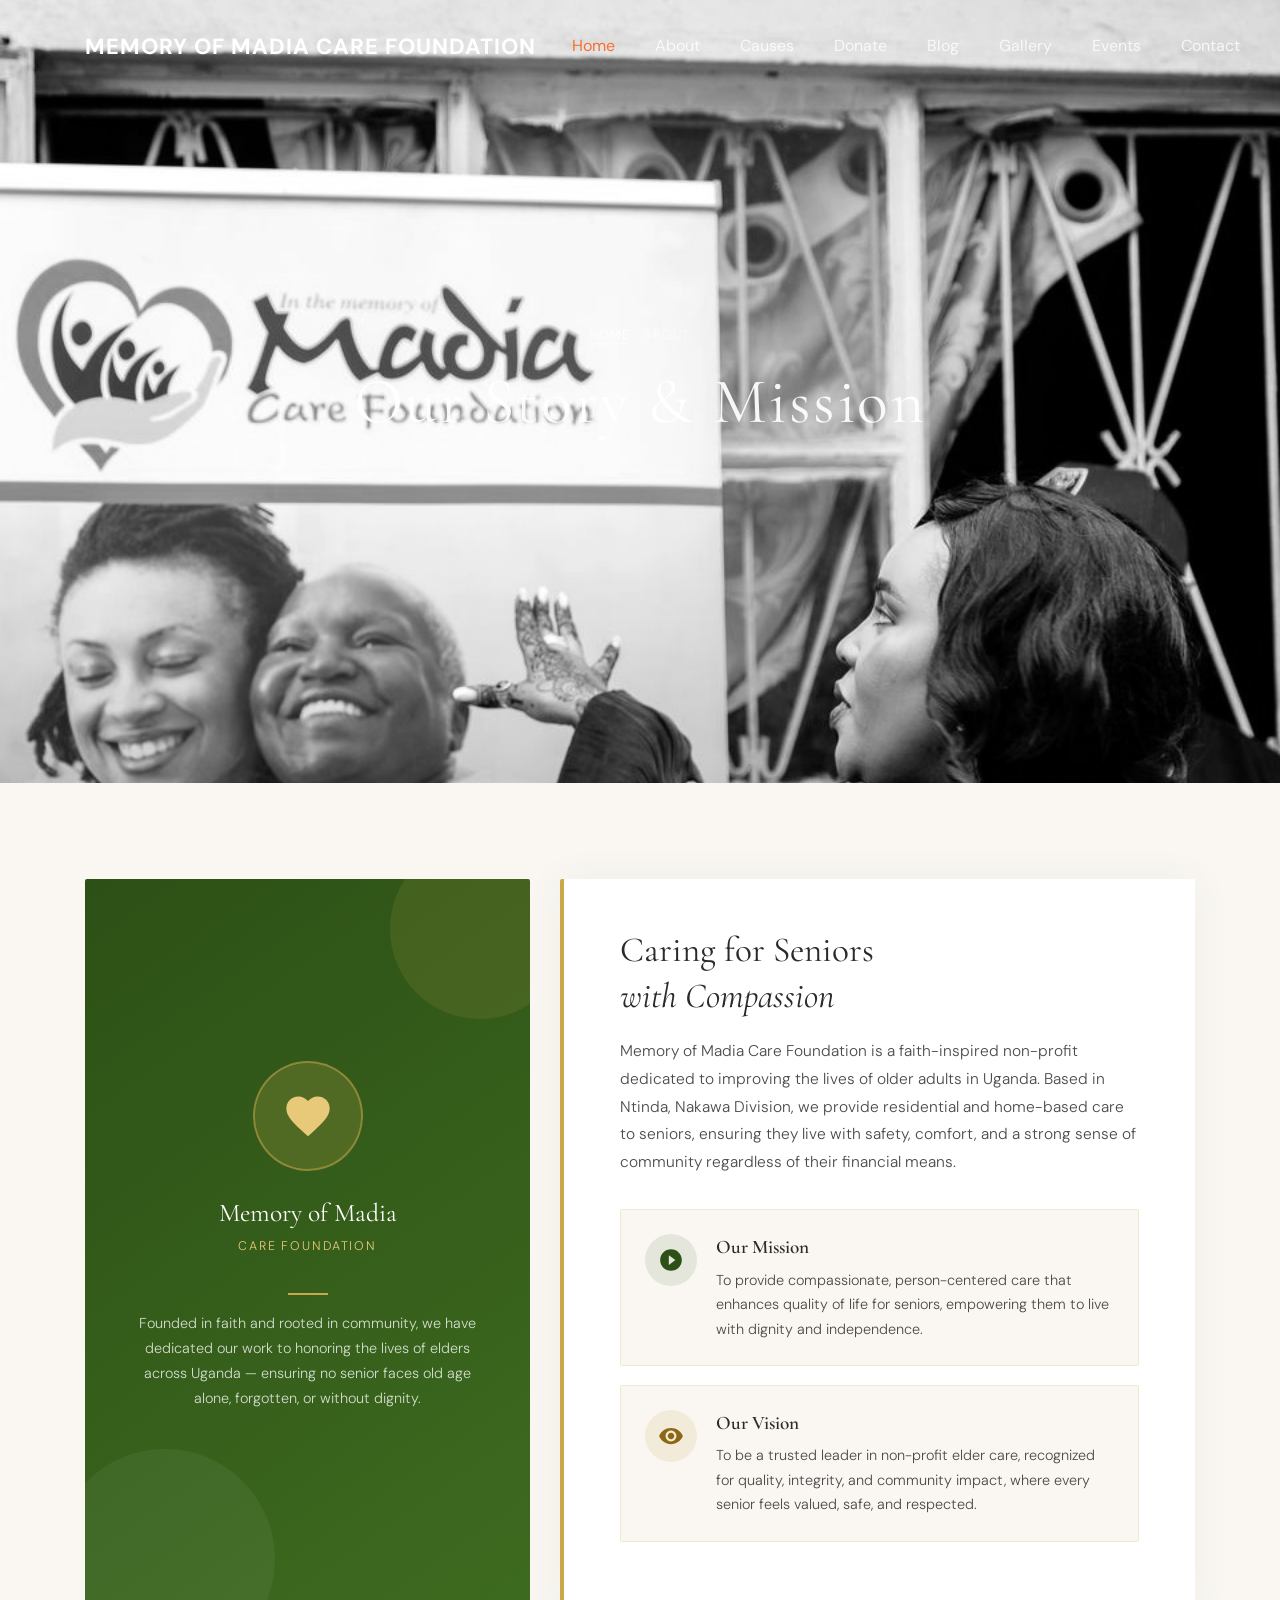
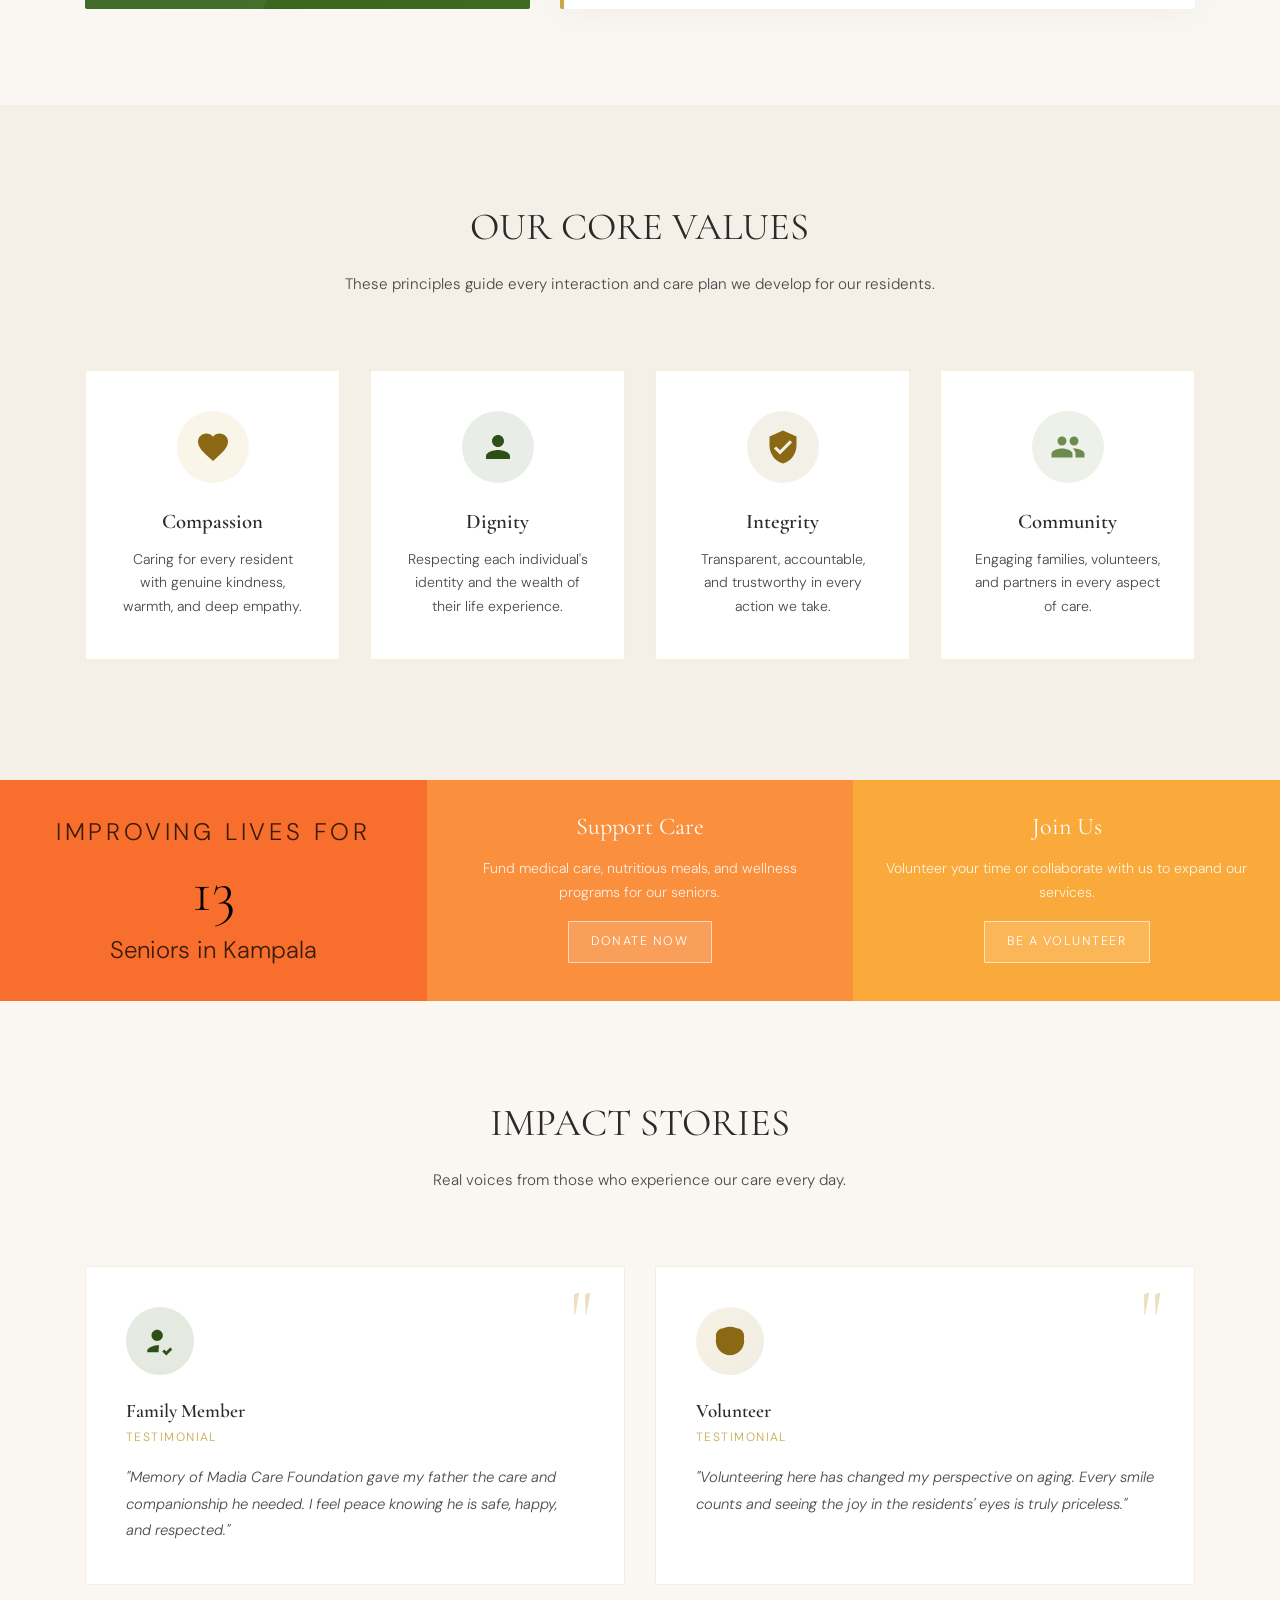
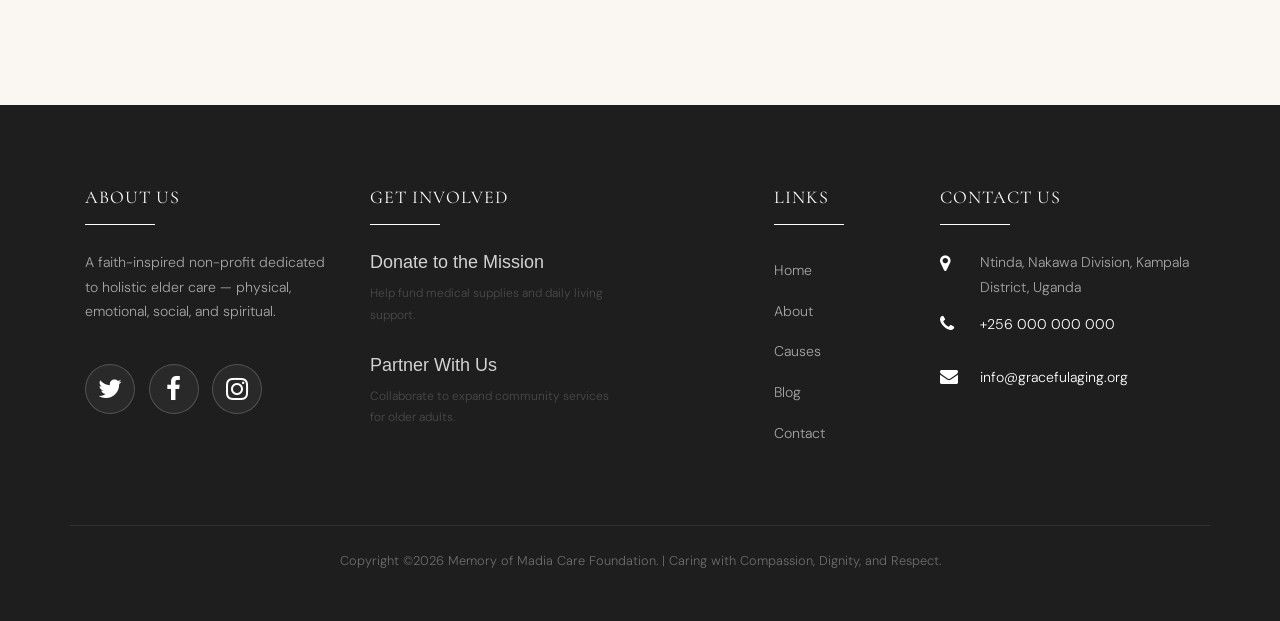
<file: about.html>
<!DOCTYPE html>
<html lang="en">
  <head>
    <title>About Us - Memory of Madia Care Foundation</title>
    <meta charset="utf-8">
    <meta name="viewport" content="width=device-width, initial-scale=1, shrink-to-fit=no">
    
    <link href="https://fonts.googleapis.com/css2?family=Cormorant+Garamond:ital,wght@0,300;0,400;0,600;1,300;1,400&family=DM+Sans:wght@300;400;500&display=swap" rel="stylesheet">
    <link rel="stylesheet" href="css/open-iconic-bootstrap.min.css">
    <link rel="stylesheet" href="css/animate.css">
    <link rel="stylesheet" href="css/owl.carousel.min.css">
    <link rel="stylesheet" href="css/owl.theme.default.min.css">
    <link rel="stylesheet" href="css/magnific-popup.css">
    <link rel="stylesheet" href="css/aos.css">
    <link rel="stylesheet" href="css/ionicons.min.css">
    <link rel="stylesheet" href="css/bootstrap-datepicker.css">
    <link rel="stylesheet" href="css/jquery.timepicker.css">
    <link rel="stylesheet" href="css/flaticon.css">
    <link rel="stylesheet" href="css/icomoon.css">
    <link rel="stylesheet" href="css/style.css">

    <style>
      :root {
        --warm-cream: #faf7f2;
        --deep-green: #2d5016;
        --sage: #6b8c4e;
        --gold: #c9a84c;
        --gold-light: #e8c97a;
        --earth: #8b6914;
        --charcoal: #2a2a2a;
        --text-body: #4a4a4a;
        --border-light: rgba(201, 168, 76, 0.2);
      }

      * { box-sizing: border-box; }

      body {
        font-family: 'DM Sans', sans-serif;
        color: var(--text-body);
        background: var(--warm-cream);
      }


      /* ─── HERO ─── */
      .hero-wrap {
        min-height: 52vh;
        background-size: cover;
        background-position: center;
        position: relative;
        display: flex;
        align-items: center;
      }
      .hero-wrap .overlay {
        position: absolute;
        inset: 0;
        background: linear-gradient(135deg, rgba(45,80,22,0.72) 0%, rgba(42,42,42,0.68) 100%);
      }
      .hero-wrap .container { position: relative; z-index: 2; }
      .breadcrumbs { color: rgba(255,255,255,0.6); font-size: 0.8rem; letter-spacing: 0.15em; text-transform: uppercase; }
      .breadcrumbs a { color: var(--gold-light); text-decoration: none; }
      h1.bread {
        font-family: 'Cormorant Garamond', serif;
        font-size: clamp(2.4rem, 5vw, 4rem);
        font-weight: 300;
        color: #fff;
        letter-spacing: 0.04em;
      }

      /* ─── SECTION SHARED ─── */
      .ftco-section { padding: 6rem 0; }
      .bg-light { background: #f4f0e8 !important; }

      /* ─── MISSION / VISION SECTION ─── */
      .mission-panel {
        background: #fff;
        border-radius: 2px;
        padding: 3rem 3.5rem;
        box-shadow: 0 2px 40px rgba(45,80,22,0.06);
        height: 100%;
        border-left: 4px solid var(--gold);
      }
      .mission-panel h2 {
        font-family: 'Cormorant Garamond', serif;
        font-size: 2.2rem;
        font-weight: 400;
        color: var(--charcoal);
        margin-bottom: 1.2rem;
        line-height: 1.3;
      }
      .mission-panel > p {
        color: var(--text-body);
        line-height: 1.8;
        font-size: 0.97rem;
        margin-bottom: 2rem;
      }

      .mission-card {
        display: flex;
        align-items: flex-start;
        gap: 1.2rem;
        padding: 1.5rem;
        border-radius: 2px;
        margin-bottom: 1.2rem;
        background: var(--warm-cream);
        border: 1px solid var(--border-light);
        transition: transform 0.25s, box-shadow 0.25s;
      }
      .mission-card:hover {
        transform: translateY(-3px);
        box-shadow: 0 8px 32px rgba(45,80,22,0.1);
      }
      .mission-card .mc-icon {
        width: 52px;
        height: 52px;
        min-width: 52px;
        border-radius: 50%;
        display: flex;
        align-items: center;
        justify-content: center;
        font-size: 1.4rem;
      }
      .mission-card .mc-icon.icon-mission { background: rgba(45,80,22,0.1); color: var(--deep-green); }
      .mission-card .mc-icon.icon-vision  { background: rgba(201,168,76,0.15); color: var(--earth); }
      .mission-card h3 {
        font-family: 'Cormorant Garamond', serif;
        font-size: 1.2rem;
        font-weight: 600;
        color: var(--charcoal);
        margin-bottom: 0.4rem;
      }
      .mission-card p { font-size: 0.9rem; color: var(--text-body); margin: 0; line-height: 1.7; }

      /* ─── FOUNDER ICON PANEL ─── */
      .founder-panel {
        background: linear-gradient(145deg, var(--deep-green) 0%, #3d6b1f 100%);
        border-radius: 2px;
        padding: 3rem;
        height: 100%;
        display: flex;
        flex-direction: column;
        align-items: center;
        justify-content: center;
        text-align: center;
        position: relative;
        overflow: hidden;
      }
      .founder-panel::before {
        content: '';
        position: absolute;
        top: -40px; right: -40px;
        width: 180px; height: 180px;
        border-radius: 50%;
        background: rgba(201,168,76,0.12);
      }
      .founder-panel::after {
        content: '';
        position: absolute;
        bottom: -60px; left: -30px;
        width: 220px; height: 220px;
        border-radius: 50%;
        background: rgba(255,255,255,0.05);
      }
      .founder-icon-ring {
        width: 110px;
        height: 110px;
        border-radius: 50%;
        background: rgba(201,168,76,0.2);
        border: 2px solid rgba(201,168,76,0.5);
        display: flex;
        align-items: center;
        justify-content: center;
        margin-bottom: 1.5rem;
        position: relative;
        z-index: 1;
      }
      .founder-icon-ring svg { width: 52px; height: 52px; fill: var(--gold-light); }
      .founder-panel h3 {
        font-family: 'Cormorant Garamond', serif;
        font-size: 1.6rem;
        font-weight: 400;
        color: #fff;
        margin-bottom: 0.3rem;
        position: relative; z-index: 1;
      }
      .founder-panel .sub {
        color: var(--gold-light);
        font-size: 0.78rem;
        letter-spacing: 0.15em;
        text-transform: uppercase;
        margin-bottom: 1.2rem;
        position: relative; z-index: 1;
      }
      .founder-panel p {
        color: rgba(255,255,255,0.78);
        font-size: 0.9rem;
        line-height: 1.75;
        position: relative; z-index: 1;
      }
      .gold-divider {
        width: 40px; height: 2px;
        background: var(--gold);
        margin: 1rem auto;
        position: relative; z-index: 1;
      }

      /* ─── CORE VALUES ─── */
      .heading-section h2 {
        font-family: 'Cormorant Garamond', serif;
        font-size: 2.4rem;
        font-weight: 400;
        color: var(--charcoal);
      }
      .heading-section p { color: var(--text-body); font-size: 0.95rem; }

      .value-card {
        background: #fff;
        border-radius: 2px;
        padding: 2.5rem 2rem;
        text-align: center;
        border: 1px solid var(--border-light);
        transition: transform 0.3s, box-shadow 0.3s, border-color 0.3s;
        height: 100%;
        position: relative;
        overflow: hidden;
      }
      .value-card::after {
        content: '';
        position: absolute;
        bottom: 0; left: 0; right: 0;
        height: 3px;
        background: linear-gradient(90deg, var(--deep-green), var(--gold));
        transform: scaleX(0);
        transition: transform 0.3s;
      }
      .value-card:hover { transform: translateY(-6px); box-shadow: 0 16px 48px rgba(45,80,22,0.12); }
      .value-card:hover::after { transform: scaleX(1); }

      .value-icon {
        width: 72px; height: 72px;
        border-radius: 50%;
        display: flex;
        align-items: center;
        justify-content: center;
        margin: 0 auto 1.5rem;
        font-size: 1.8rem;
      }
      .value-icon svg { width: 36px; height: 36px; }

      .vi-compassion { background: rgba(201,168,76,0.12); color: var(--earth); }
      .vi-dignity    { background: rgba(45,80,22,0.1);   color: var(--deep-green); }
      .vi-integrity  { background: rgba(139,105,20,0.1); color: var(--earth); }
      .vi-community  { background: rgba(107,140,78,0.12);color: var(--sage); }

      .value-card h3 {
        font-family: 'Cormorant Garamond', serif;
        font-size: 1.3rem;
        font-weight: 600;
        color: var(--charcoal);
        margin-bottom: 0.7rem;
      }
      .value-card p { font-size: 0.88rem; color: var(--text-body); line-height: 1.7; margin: 0; }

      /* ─── COUNTER / CTA STRIP ─── */
      .ftco-intro-2 { padding: 0; }
      .block-18 {
        padding: 3rem 2.5rem;
        width: 100%;
        text-align: center;
      }
      .block-18.color-1 { background: var(--deep-green); }
      .block-18.color-2 { background: var(--gold); }
      .block-18.color-3 { background: var(--charcoal); }
      .block-18 span, .block-18 p, .block-18 h3 { color: #fff; }
      .block-18 span:first-child { font-size: 0.78rem; text-transform: uppercase; letter-spacing: 0.15em; opacity: 0.75; display: block; margin-bottom: 0.5rem; }
      .block-18 strong.number {
        font-family: 'Cormorant Garamond', serif;
        font-size: 4rem;
        font-weight: 300;
        color: #fff;
        display: block;
        line-height: 1;
      }
      .block-18 span:last-child { font-size: 0.82rem; opacity: 0.75; display: block; margin-top: 0.4rem; }
      .block-18 h3 {
        font-family: 'Cormorant Garamond', serif;
        font-size: 1.5rem;
        font-weight: 400;
        margin-bottom: 0.8rem;
      }
      .block-18 p { font-size: 0.88rem; opacity: 0.85; line-height: 1.7; margin-bottom: 1rem; }
      .btn-white {
        background: rgba(255,255,255,0.15);
        border: 1px solid rgba(255,255,255,0.6);
        color: #fff !important;
        font-size: 0.78rem;
        letter-spacing: 0.12em;
        text-transform: uppercase;
        padding: 0.55rem 1.4rem;
        border-radius: 1px;
        text-decoration: none;
        display: inline-block;
        transition: background 0.25s, border-color 0.25s;
      }
      .btn-white:hover { background: rgba(255,255,255,0.28); border-color: #fff; }

      /* ─── TESTIMONIALS ─── */
      .testimonial-card {
        background: #fff;
        border: 1px solid var(--border-light);
        border-radius: 2px;
        padding: 2.5rem;
        height: 100%;
        position: relative;
        transition: transform 0.3s, box-shadow 0.3s;
      }
      .testimonial-card:hover { transform: translateY(-4px); box-shadow: 0 12px 40px rgba(45,80,22,0.1); }

      .testimonial-icon-wrap {
        width: 68px; height: 68px;
        border-radius: 50%;
        display: flex;
        align-items: center;
        justify-content: center;
        margin-bottom: 1.4rem;
        flex-shrink: 0;
      }
      .ti-family  { background: linear-gradient(135deg, rgba(45,80,22,0.12), rgba(107,140,78,0.18)); }
      .ti-volunteer { background: linear-gradient(135deg, rgba(201,168,76,0.15), rgba(139,105,20,0.12)); }
      .testimonial-icon-wrap svg { width: 34px; height: 34px; }
      .ti-family svg  { fill: var(--deep-green); }
      .ti-volunteer svg { fill: var(--earth); }

      .quote-mark {
        font-family: 'Cormorant Garamond', serif;
        font-size: 5rem;
        line-height: 0.5;
        color: var(--gold);
        opacity: 0.35;
        position: absolute;
        top: 2rem; right: 2rem;
      }
      .testimonial-card h3 {
        font-family: 'Cormorant Garamond', serif;
        font-size: 1.2rem;
        font-weight: 600;
        color: var(--charcoal);
        margin-bottom: 0.15rem;
      }
      .testimonial-card .position {
        font-size: 0.75rem;
        color: var(--gold);
        text-transform: uppercase;
        letter-spacing: 0.12em;
        display: block;
        margin-bottom: 1rem;
      }
      .testimonial-card p { font-size: 0.92rem; color: var(--text-body); line-height: 1.8; margin: 0; font-style: italic; }

      /* ─── FOOTER ─── */
      .ftco-footer {
        background: var(--charcoal);
        padding: 5rem 0 2rem;
        position: relative;
      }
      .ftco-footer .overlay { background: rgba(20,20,20,0.55); position: absolute; inset: 0; }
      .ftco-footer .container { position: relative; z-index: 2; }
      .ftco-heading-2 {
        font-family: 'Cormorant Garamond', serif;
        font-size: 1.15rem;
        font-weight: 600;
        color: var(--gold-light);
        letter-spacing: 0.06em;
        margin-bottom: 1.2rem;
      }
      .ftco-footer p, .ftco-footer li, .ftco-footer span.text { color: rgba(255,255,255,0.6); font-size: 0.88rem; line-height: 1.75; }
      .ftco-footer a { color: rgba(255,255,255,0.6); text-decoration: none; transition: color 0.2s; }
      .ftco-footer a:hover { color: var(--gold-light); }
      .ftco-footer-social li { display: inline-block; margin-right: 0.6rem; }
      .ftco-footer-social a {
        width: 34px; height: 34px;
        border: 1px solid rgba(255,255,255,0.2);
        border-radius: 50%;
        display: flex;
        align-items: center;
        justify-content: center;
        font-size: 0.85rem;
        transition: border-color 0.2s, background 0.2s;
      }
      .ftco-footer-social a:hover { border-color: var(--gold); background: rgba(201,168,76,0.15); color: var(--gold-light) !important; }
      .block-23 ul { list-style: none; padding: 0; margin: 0; }
      .block-23 ul li { display: flex; gap: 0.8rem; margin-bottom: 0.8rem; align-items: flex-start; }
      .block-23 .icon { color: var(--gold); font-size: 0.9rem; margin-top: 2px; }
      .ftco-footer .row:last-child { border-top: 1px solid rgba(255,255,255,0.08); padding-top: 1.5rem; margin-top: 2rem; }
      .ftco-footer .row:last-child p { color: rgba(255,255,255,0.35); font-size: 0.8rem; }

      /* ─── LOADER ─── */
      #ftco-loader { display: none; }

      @media (max-width: 768px) {
        .mission-panel { padding: 2rem; }
        .founder-panel { padding: 2.5rem 1.5rem; margin-top: 1.5rem; }
        .ftco-section { padding: 4rem 0; }
        .block-18 { padding: 2rem 1.5rem; }
      }
    </style>
  </head>
  <body>
    
 <nav class="navbar navbar-expand-lg navbar-dark ftco_navbar bg-dark ftco-navbar-light" id="ftco-navbar">
    <div class="container">
      <a class="navbar-brand" href="index.html">Memory of Madia Care Foundation</a>
      <button class="navbar-toggler" type="button" data-toggle="collapse" data-target="#ftco-nav" aria-controls="ftco-nav" aria-expanded="false" aria-label="Toggle navigation">
        <span class="oi oi-menu"></span> Menu
      </button>

      <div class="collapse navbar-collapse" id="ftco-nav">
        <ul class="navbar-nav ml-auto">
          <li class="nav-item active"><a href="index.html" class="nav-link">Home</a></li>
          <li class="nav-item"><a href="about.html" class="nav-link">About</a></li>
          <li class="nav-item"><a href="causes.html" class="nav-link">Causes</a></li>
          <li class="nav-item"><a href="donate.html" class="nav-link">Donate</a></li>
          <li class="nav-item"><a href="blog.html" class="nav-link">Blog</a></li>
          <li class="nav-item"><a href="gallery.html" class="nav-link">Gallery</a></li>
          <li class="nav-item"><a href="event.html" class="nav-link">Events</a></li>
          <li class="nav-item"><a href="contact.html" class="nav-link">Contact</a></li>
        </ul>
      </div>
    </div>
  </nav>
    
  <!-- HERO – background image kept -->
  <div class="hero-wrap" style="background-image: url('newimages/WhatsApp\ Image\ 2026-04-22\ at\ 7.24.47\ AM\ \(2\).jpeg');" data-stellar-background-ratio="0.5">
    <div class="overlay"></div>
    <div class="container">
      <div class="row no-gutters slider-text align-items-center justify-content-center" data-scrollax-parent="true">
        <div class="col-md-7 ftco-animate text-center" data-scrollax="properties: { translateY: '70%' }">
          <p class="breadcrumbs" data-scrollax="properties: { translateY: '30%', opacity: 1.6 }">
            <span class="mr-2"><a href="index.html">Home</a></span> <span>About</span>
          </p>
          <h1 class="mb-3 bread" data-scrollax="properties: { translateY: '30%', opacity: 1.6 }">Our Story &amp; Mission</h1>
        </div>
      </div>
    </div>
  </div>

  <!-- ABOUT / MISSION SECTION -->
  <section class="ftco-section">
    <div class="container">
      <div class="row align-items-stretch">

        <!-- Left: Founder icon panel replaces the image card -->
        <div class="col-md-5 d-flex ftco-animate mb-4 mb-md-0">
          <div class="founder-panel w-100">
            <div class="founder-icon-ring">
              <!-- Heart / care icon -->
              <svg xmlns="http://www.w3.org/2000/svg" viewBox="0 0 24 24"><path d="M12 21.35l-1.45-1.32C5.4 15.36 2 12.28 2 8.5 2 5.42 4.42 3 7.5 3c1.74 0 3.41.81 4.5 2.09C13.09 3.81 14.76 3 16.5 3 19.58 3 22 5.42 22 8.5c0 3.78-3.4 6.86-8.55 11.54L12 21.35z"/></svg>
            </div>
            <h3>Memory of Madia</h3>
            <div class="sub">Care Foundation</div>
            <div class="gold-divider"></div>
            <p>Founded in faith and rooted in community, we have dedicated our work to honoring the lives of elders across Uganda — ensuring no senior faces old age alone, forgotten, or without dignity.</p>
          </div>
        </div>

        <!-- Right: Mission & Vision -->
        <div class="col-md-7 d-flex ftco-animate">
          <div class="mission-panel w-100">
            <h2>Caring for Seniors<br><em>with Compassion</em></h2>
            <p>Memory of Madia Care Foundation is a faith-inspired non-profit dedicated to improving the lives of older adults in Uganda. Based in Ntinda, Nakawa Division, we provide residential and home-based care to seniors, ensuring they live with safety, comfort, and a strong sense of community regardless of their financial means.</p>

            <!-- Mission card -->
            <div class="mission-card">
              <div class="mc-icon icon-mission">
                <svg xmlns="http://www.w3.org/2000/svg" viewBox="0 0 24 24" width="26" height="26" fill="currentColor"><path d="M12 2C6.48 2 2 6.48 2 12s4.48 10 10 10 10-4.48 10-10S17.52 2 12 2zm-2 14.5v-9l6 4.5-6 4.5z"/></svg>
              </div>
              <div>
                <h3>Our Mission</h3>
                <p>To provide compassionate, person-centered care that enhances quality of life for seniors, empowering them to live with dignity and independence.</p>
              </div>
            </div>

            <!-- Vision card -->
            <div class="mission-card">
              <div class="mc-icon icon-vision">
                <svg xmlns="http://www.w3.org/2000/svg" viewBox="0 0 24 24" width="26" height="26" fill="currentColor"><path d="M12 4.5C7 4.5 2.73 7.61 1 12c1.73 4.39 6 7.5 11 7.5s9.27-3.11 11-7.5c-1.73-4.39-6-7.5-11-7.5zM12 17c-2.76 0-5-2.24-5-5s2.24-5 5-5 5 2.24 5 5-2.24 5-5 5zm0-8c-1.66 0-3 1.34-3 3s1.34 3 3 3 3-1.34 3-3-1.34-3-3-3z"/></svg>
              </div>
              <div>
                <h3>Our Vision</h3>
                <p>To be a trusted leader in non-profit elder care, recognized for quality, integrity, and community impact, where every senior feels valued, safe, and respected.</p>
              </div>
            </div>
          </div>
        </div>

      </div>
    </div>
  </section>

  <!-- CORE VALUES -->
  <section class="ftco-section bg-light">
    <div class="container">
      <div class="row justify-content-center mb-5 pb-2">
        <div class="col-md-7 heading-section ftco-animate text-center">
          <h2 class="mb-3">Our Core Values</h2>
          <p>These principles guide every interaction and care plan we develop for our residents.</p>
        </div>
      </div>
      <div class="row">

        <!-- Compassion -->
        <div class="col-md-3 col-sm-6 mb-4 ftco-animate">
          <div class="value-card">
            <div class="value-icon vi-compassion">
              <svg xmlns="http://www.w3.org/2000/svg" viewBox="0 0 24 24" fill="currentColor"><path d="M12 21.35l-1.45-1.32C5.4 15.36 2 12.28 2 8.5 2 5.42 4.42 3 7.5 3c1.74 0 3.41.81 4.5 2.09C13.09 3.81 14.76 3 16.5 3 19.58 3 22 5.42 22 8.5c0 3.78-3.4 6.86-8.55 11.54L12 21.35z"/></svg>
            </div>
            <h3>Compassion</h3>
            <p>Caring for every resident with genuine kindness, warmth, and deep empathy.</p>
          </div>
        </div>

        <!-- Dignity -->
        <div class="col-md-3 col-sm-6 mb-4 ftco-animate">
          <div class="value-card">
            <div class="value-icon vi-dignity">
              <svg xmlns="http://www.w3.org/2000/svg" viewBox="0 0 24 24" fill="currentColor"><path d="M12 12c2.21 0 4-1.79 4-4s-1.79-4-4-4-4 1.79-4 4 1.79 4 4 4zm0 2c-2.67 0-8 1.34-8 4v2h16v-2c0-2.66-5.33-4-8-4z"/></svg>
            </div>
            <h3>Dignity</h3>
            <p>Respecting each individual's identity and the wealth of their life experience.</p>
          </div>
        </div>

        <!-- Integrity -->
        <div class="col-md-3 col-sm-6 mb-4 ftco-animate">
          <div class="value-card">
            <div class="value-icon vi-integrity">
              <svg xmlns="http://www.w3.org/2000/svg" viewBox="0 0 24 24" fill="currentColor"><path d="M12 1L3 5v6c0 5.55 3.84 10.74 9 12 5.16-1.26 9-6.45 9-12V5l-9-4zm-2 16l-4-4 1.41-1.41L10 14.17l6.59-6.59L18 9l-8 8z"/></svg>
            </div>
            <h3>Integrity</h3>
            <p>Transparent, accountable, and trustworthy in every action we take.</p>
          </div>
        </div>

        <!-- Community -->
        <div class="col-md-3 col-sm-6 mb-4 ftco-animate">
          <div class="value-card">
            <div class="value-icon vi-community">
              <svg xmlns="http://www.w3.org/2000/svg" viewBox="0 0 24 24" fill="currentColor"><path d="M16 11c1.66 0 2.99-1.34 2.99-3S17.66 5 16 5c-1.66 0-3 1.34-3 3s1.34 3 3 3zm-8 0c1.66 0 2.99-1.34 2.99-3S9.66 5 8 5C6.34 5 5 6.34 5 8s1.34 3 3 3zm0 2c-2.33 0-7 1.17-7 3.5V19h14v-2.5c0-2.33-4.67-3.5-7-3.5zm8 0c-.29 0-.62.02-.97.05 1.16.84 1.97 1.97 1.97 3.45V19h6v-2.5c0-2.33-4.67-3.5-7-3.5z"/></svg>
            </div>
            <h3>Community</h3>
            <p>Engaging families, volunteers, and partners in every aspect of care.</p>
          </div>
        </div>

      </div>
    </div>
  </section>

  <!-- STATS / CTA STRIP -->
  <section class="ftco-counter ftco-intro ftco-intro-2" id="section-counter">
    <div class="container-fluid p-0">
      <div class="row no-gutters">
        <div class="col-md-4 d-flex justify-content-center counter-wrap ftco-animate">
          <div class="block-18 color-1 w-100">
            <div class="text">
              <span>Improving Lives For</span>
              <strong class="number" data-number="150">0</strong>
              <span>Seniors in Kampala</span>
            </div>
          </div>
        </div>
        <div class="col-md-4 d-flex justify-content-center counter-wrap ftco-animate">
          <div class="block-18 color-2 w-100">
            <div class="text">
              <h3>Support Care</h3>
              <p>Fund medical care, nutritious meals, and wellness programs for our seniors.</p>
              <a href="donate.html" class="btn-white">Donate Now</a>
            </div>
          </div>
        </div>
        <div class="col-md-4 d-flex justify-content-center counter-wrap ftco-animate">
          <div class="block-18 color-3 w-100">
            <div class="text">
              <h3>Join Us</h3>
              <p>Volunteer your time or collaborate with us to expand our services.</p>
              <a href="contact.html" class="btn-white">Be A Volunteer</a>
            </div>
          </div>
        </div>
      </div>
    </div>
  </section>

  <!-- TESTIMONIALS -->
  <section class="ftco-section">
    <div class="container">
      <div class="row justify-content-center mb-5 pb-2">
        <div class="col-md-7 heading-section ftco-animate text-center">
          <h2 class="mb-3">Impact Stories</h2>
          <p>Real voices from those who experience our care every day.</p>
        </div>
      </div>
      <div class="row">

        <!-- Testimonial 1 -->
        <div class="col-lg-6 mb-4 ftco-animate">
          <div class="testimonial-card">
            <div class="quote-mark">"</div>
            <div class="testimonial-icon-wrap ti-family">
              <svg xmlns="http://www.w3.org/2000/svg" viewBox="0 0 24 24"><path d="M10 12c2.21 0 4-1.79 4-4s-1.79-4-4-4-4 1.79-4 4 1.79 4 4 4zm-7 8v-1c0-2.67 5.33-4 8-4h.35C11.13 16.62 11 18.27 11 20H3zm16.25-3.5l1.42 1.42-4.24 4.24-2.83-2.83 1.41-1.41 1.42 1.41 3.82-3.83z"/></svg>
            </div>
            <h3>Family Member</h3>
            <span class="position">Testimonial</span>
            <p>"Memory of Madia Care Foundation gave my father the care and companionship he needed. I feel peace knowing he is safe, happy, and respected."</p>
          </div>
        </div>

        <!-- Testimonial 2 -->
        <div class="col-lg-6 mb-4 ftco-animate">
          <div class="testimonial-card">
            <div class="quote-mark">"</div>
            <div class="testimonial-icon-wrap ti-volunteer">
              <svg xmlns="http://www.w3.org/2000/svg" viewBox="0 0 24 24"><path d="M12 2C6.48 2 2 6.48 2 12s4.48 10 10 10 10-4.48 10-10S17.52 2 12 2zm-1 14H9V8h2v8zm4 0h-2V8h2v8z"/><path d="M0 0h24v24H0z" fill="none"/><path d="M16.5 3c-1.74 0-3.41.81-4.5 2.09C10.91 3.81 9.24 3 7.5 3 4.42 3 2 5.42 2 8.5c0 3.78 3.4 6.86 8.55 11.54L12 21.35l1.45-1.32C18.6 15.36 22 12.28 22 8.5 22 5.42 19.58 3 16.5 3z"/></svg>
            </div>
            <h3>Volunteer</h3>
            <span class="position">Testimonial</span>
            <p>"Volunteering here has changed my perspective on aging. Every smile counts and seeing the joy in the residents' eyes is truly priceless."</p>
          </div>
        </div>

      </div>
    </div>
  </section>

  <!-- FOOTER -->
  <footer class="ftco-footer ftco-section img">
    <div class="overlay"></div>
    <div class="container">
      <div class="row mb-5">
        <div class="col-md-3">
          <div class="ftco-footer-widget mb-4">
            <h2 class="ftco-heading-2">About Us</h2>
            <p>A faith-inspired non-profit dedicated to holistic elder care — physical, emotional, social, and spiritual.</p>
            <ul class="ftco-footer-social list-unstyled float-md-left float-lft mt-4">
              <li class="ftco-animate"><a href="#"><span class="icon-twitter"></span></a></li>
              <li class="ftco-animate"><a href="#"><span class="icon-facebook"></span></a></li>
              <li class="ftco-animate"><a href="#"><span class="icon-instagram"></span></a></li>
            </ul>
          </div>
        </div>
        <div class="col-md-4">
          <div class="ftco-footer-widget mb-4">
            <h2 class="ftco-heading-2">Get Involved</h2>
            <div class="block-21 mb-4 d-flex">
              <div class="text">
                <h3 class="heading"><a href="donate.html">Donate to the Mission</a></h3>
                <div class="meta"><div>Help fund medical supplies and daily living support.</div></div>
              </div>
            </div>
            <div class="block-21 mb-4 d-flex">
              <div class="text">
                <h3 class="heading"><a href="contact.html">Partner With Us</a></h3>
                <div class="meta"><div>Collaborate to expand community services for older adults.</div></div>
              </div>
            </div>
          </div>
        </div>
        <div class="col-md-2">
          <div class="ftco-footer-widget mb-4 ml-md-4">
            <h2 class="ftco-heading-2">Links</h2>
            <ul class="list-unstyled">
              <li><a href="index.html" class="py-2 d-block">Home</a></li>
              <li><a href="about.html" class="py-2 d-block">About</a></li>
              <li><a href="causes.html" class="py-2 d-block">Causes</a></li>
              <li><a href="blog.html" class="py-2 d-block">Blog</a></li>
              <li><a href="contact.html" class="py-2 d-block">Contact</a></li>
            </ul>
          </div>
        </div>
        <div class="col-md-3">
          <div class="ftco-footer-widget mb-4">
            <h2 class="ftco-heading-2">Contact Us</h2>
            <div class="block-23 mb-3">
              <ul>
                <li><span class="icon icon-map-marker"></span><span class="text">Ntinda, Nakawa Division, Kampala District, Uganda</span></li>
                <li><a href="tel:+256000000000"><span class="icon icon-phone"></span><span class="text">+256 000 000 000</span></a></li>
                <li><a href="mailto:info@gracefulaging.org"><span class="icon icon-envelope"></span><span class="text">info@gracefulaging.org</span></a></li>
              </ul>
            </div>
          </div>
        </div>
      </div>
      <div class="row">
        <div class="col-md-12 text-center">
          <p>Copyright &copy;<script>document.write(new Date().getFullYear());</script> Memory of Madia Care Foundation. | Caring with Compassion, Dignity, and Respect.</p>
        </div>
      </div>
    </div>
  </footer>

  <div id="ftco-loader" class="show fullscreen"><svg class="circular" width="48px" height="48px"><circle class="path-bg" cx="24" cy="24" r="22" fill="none" stroke-width="4" stroke="#eeeeee"/><circle class="path" cx="24" cy="24" r="22" fill="none" stroke-width="4" stroke-miterlimit="10" stroke="#F96D00"/></svg></div>

  <script src="js/jquery.min.js"></script>
  <script src="js/jquery-migrate-3.0.1.min.js"></script>
  <script src="js/popper.min.js"></script>
  <script src="js/bootstrap.min.js"></script>
  <script src="js/jquery.easing.1.3.js"></script>
  <script src="js/jquery.waypoints.min.js"></script>
  <script src="js/jquery.stellar.min.js"></script>
  <script src="js/owl.carousel.min.js"></script>
  <script src="js/jquery.magnific-popup.min.js"></script>
  <script src="js/aos.js"></script>
  <script src="js/jquery.animateNumber.min.js"></script>
  <script src="js/bootstrap-datepicker.js"></script>
  <script src="js/jquery.timepicker.min.js"></script>
  <script src="js/scrollax.min.js"></script>
  <script src="js/main.js"></script>
    
  </body>
</html>
</file>
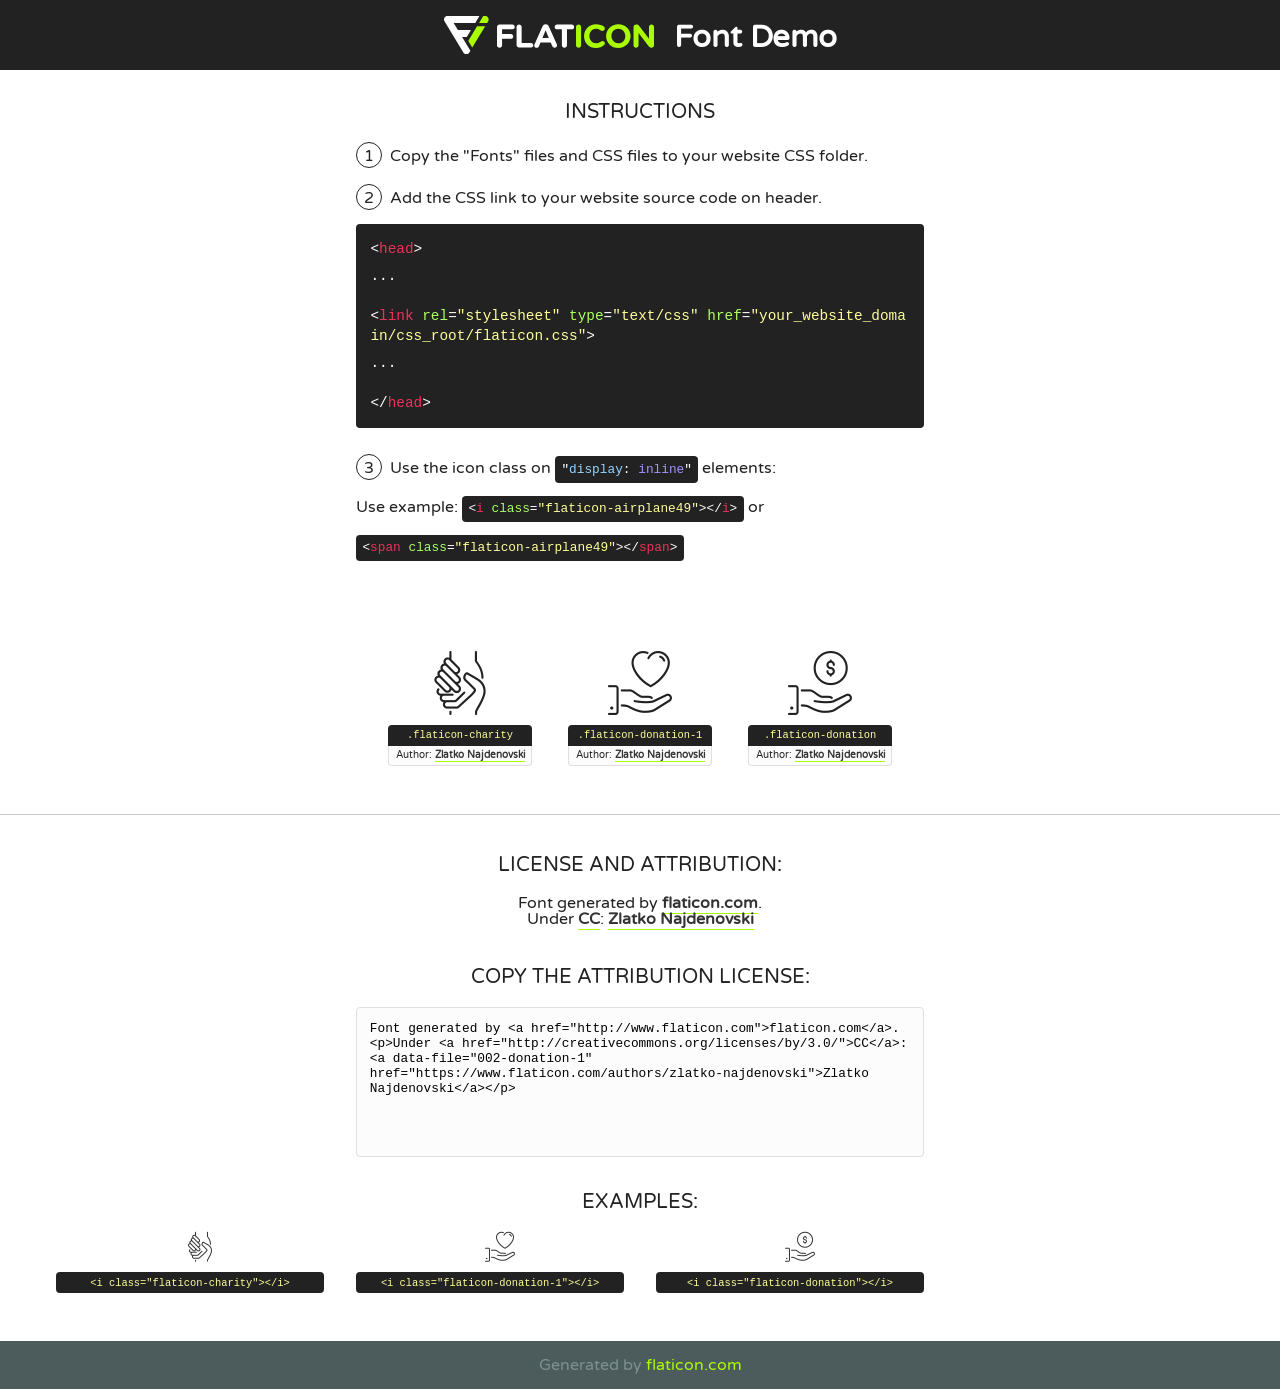
<file: fonts/flaticon/font/flaticon.html>
<!DOCTYPE html>
<!--
  Flaticon icon font: Flaticon
  Creation date: 25/08/2018 14:33
-->
<html>
<!DOCTYPE html>
<html>

<head>
    <title>Flaticon WebFont</title>
    <link href="http://fonts.googleapis.com/css?family=Varela+Round" rel="stylesheet" type="text/css" />
    <link rel="stylesheet" type="text/css" href="flaticon.css">
    <meta charset="UTF-8">
    <style>
    html, body, div, span, applet, object, iframe,
    h1, h2, h3, h4, h5, h6, p, blockquote, pre,
    a, abbr, acronym, address, big, cite, code,
    del, dfn, em, img, ins, kbd, q, s, samp,
    small, strike, strong, sub, sup, tt, var,
    b, u, i, center,
    dl, dt, dd, ol, ul, li,
    fieldset, form, label, legend,
    table, caption, tbody, tfoot, thead, tr, th, td,
    article, aside, canvas, details, embed, 
    figure, figcaption, footer, header, hgroup, 
    menu, nav, output, ruby, section, summary,
    time, mark, audio, video {
        margin: 0;
        padding: 0;
        border: 0;
        font-size: 100%;
        font: inherit;
        vertical-align: baseline;
    }
    /* HTML5 display-role reset for older browsers */
    article, aside, details, figcaption, figure, 
    footer, header, hgroup, menu, nav, section {
        display: block;
    }
    body {
        line-height: 1;
    }
    ol, ul {
        list-style: none;
    }
    blockquote, q {
        quotes: none;
    }
    blockquote:before, blockquote:after,
    q:before, q:after {
        content: '';
        content: none;
    }
    table {
        border-collapse: collapse;
        border-spacing: 0;
    }
    body {
        font-family: 'Varela Round', Helvetica, Arial, sans-serif;
        font-size: 16px;
        color: #222;
    }
    a {
        color: #333;
        border-bottom: 1px solid #a9fd00;
        font-weight: bold;
        text-decoration: none;
    }
    * {
        -moz-box-sizing: border-box;
        -webkit-box-sizing: border-box;
        box-sizing: border-box;
        margin: 0;
        padding: 0;
    }
    [class^="flaticon-"]:before, [class*=" flaticon-"]:before, [class^="flaticon-"]:after, [class*=" flaticon-"]:after {
        font-family: Flaticon;
        font-size: 30px;
        font-style: normal;
        margin-left: 20px;
        color: #333;
    }
    .wrapper {
        max-width: 600px;
        margin: auto;
        padding: 0 1em;
    }
    .title {
        font-size: 1.25em;
        text-align: center;
        margin-bottom: 1em;
        text-transform: uppercase;
    }
    header {
        text-align: center;
        background-color: #222;
        color: #fff;
        padding: 1em;
    }
    header .logo {
        width: 210px;
        height: 38px;
        display: inline-block;
        vertical-align: middle;
        margin-right: 1em;
        border: none;
    }
    header strong {
        font-size: 1.95em;
        font-weight: bold;
        vertical-align: middle;
        margin-top: 5px;
        display: inline-block;
    }
    .demo {
        margin: 2em auto;
        line-height: 1.25em;
    }
    .demo ul li {
        margin-bottom: 1em;
    }
    .demo ul li .num {
        color: #222;
        border-radius: 20px;
        display: inline-block;
        width: 26px;
        padding: 3px;
        height: 26px;
        text-align: center;
        margin-right: 0.5em;
        border: 1px solid #222;
    }
    .demo ul li code {
        background-color: #222;
        border-radius: 4px;
        padding: 0.25em 0.5em;
        display: inline-block;
        color: #fff;
        font-family: Consolas,Monaco,Lucida Console,Liberation Mono,DejaVu Sans Mono,Bitstream Vera Sans Mono,Courier New, monospace;
        font-weight: lighter;
        margin-top: 1em;
        font-size: 0.8em;
        word-break: break-all;
    }
    .demo ul li code.big {
        padding: 1em;
        font-size: 0.9em;
    }
    .demo ul li code .red {
        color: #EF3159;
    }
    .demo ul li code .green {
        color: #ACFF65;
    }
    .demo ul li code .yellow {
        color: #FFFF99;
    }
    .demo ul li code .blue {
        color: #99D3FF;
    }
    .demo ul li code .purple {
        color: #A295FF;
    }
    .demo ul li code .dots {
        margin-top: 0.5em;
        display: block;
    }
    #glyphs {
        border-bottom: 1px solid #ccc;
        padding: 2em 0;
        text-align: center;
    }
    .glyph {
        display: inline-block;
        width: 9em;
        margin: 1em;
        text-align: center;
        vertical-align: top;
        background: #FFF;
    }
    .glyph .glyph-icon {
        padding: 10px;
        display: block;
        font-family:"Flaticon";
        font-size: 64px;
        line-height: 1;
    }
    .glyph .glyph-icon:before {
        font-size: 64px;
        color: #222;
        margin-left: 0;
    }
    .class-name {
        font-size: 0.65em;
        background-color: #222;
        color: #fff;
        border-radius: 4px 4px 0 0;
        padding: 0.5em;
        color: #FFFF99;
        font-family: Consolas,Monaco,Lucida Console,Liberation Mono,DejaVu Sans Mono,Bitstream Vera Sans Mono,Courier New, monospace;
    }
    .author-name {
        font-size: 0.6em;
        background-color: #fcfcfd;
        border: 1px solid #DEDEE4;
        border-top: 0;
        border-radius: 0 0 4px 4px;
        padding: 0.5em;
    }
    .class-name:last-child {
        font-size: 10px;
        color:#888;
    }
    .class-name:last-child a {
        font-size: 10px;
        color:#555;
    }
    .class-name:last-child a:hover {
        color:#a9fd00;
    }
    .glyph > input {
        display: block;
        width: 100px;
        margin: 5px auto;
        text-align: center;
        font-size: 12px;
        cursor: text;
    }
    .glyph > input.icon-input {
        font-family:"Flaticon";
        font-size: 16px;
        margin-bottom: 10px;
    }
    .attribution .title {
        margin-top: 2em;
    }
    .attribution textarea {
        background-color: #fcfcfd;
        padding: 1em;
        border: none;
        box-shadow: none;
        border: 1px solid #DEDEE4;
        border-radius: 4px;
        resize: none;
        width: 100%;
        height: 150px;
        font-size: 0.8em;
        font-family: Consolas,Monaco,Lucida Console,Liberation Mono,DejaVu Sans Mono,Bitstream Vera Sans Mono,Courier New, monospace;
        -webkit-appearance: none;
    }
    .iconsuse {
        margin: 2em auto;
        text-align: center;
        max-width: 1200px;
    }
    .iconsuse:after {
        content: '';
        display: table;
        clear: both;
    }
    .iconsuse .image {
        float: left;
        width: 25%;
        padding: 0 1em;
    }
    .iconsuse .image p {
        margin-bottom: 1em;
    }
    .iconsuse .image span {
        display: block;
        font-size: 0.65em;
        background-color: #222;
        color: #fff;
        border-radius: 4px;
        padding: 0.5em;
        color: #FFFF99;
        margin-top: 1em;
        font-family: Consolas,Monaco,Lucida Console,Liberation Mono,DejaVu Sans Mono,Bitstream Vera Sans Mono,Courier New, monospace;
    }
    #footer {
        text-align: center;
        background-color: #4C5B5C;
        color: #7c9192;
        padding: 1em;
    }
    #footer a {
        border: none;
        color: #a9fd00;
        font-weight: normal;
    }
    @media (max-width: 960px) {
        .iconsuse .image {
            width: 50%;
        }
    }
    @media (max-width: 560px) {
        .iconsuse .image {
            width: 100%;
        }
    }
    </style>
</head>

<body class="characters-off">

    <header>
        <a href="http://www.flaticon.com" target="_blank" class="logo">
            <svg version="1.1" xmlns="http://www.w3.org/2000/svg" xmlns:xlink="http://www.w3.org/1999/xlink" xmlns:a="http://ns.adobe.com/AdobeSVGViewerExtensions/3.0/" viewBox="0 0 560.875 102.036" enable-background="new 0 0 560.875 102.036" xml:space="preserve">
                <defs>
                </defs>
                <g>
                    <g class="letters">
                        <path fill="#ffffff" d="M141.596,29.675c0-3.777,2.985-6.767,6.764-6.767h34.438c3.426,0,6.15,2.728,6.15,6.15
                        c0,3.43-2.724,6.149-6.15,6.149h-27.674v13.091h23.719c3.429,0,6.151,2.724,6.151,6.15c0,3.43-2.723,6.149-6.151,6.149h-23.719
                        v17.574c0,3.773-2.986,6.761-6.764,6.761c-3.779,0-6.764-2.989-6.764-6.761V29.675z"></path>
                        <path fill="#ffffff" d="M193.844,29.149c0-3.781,2.985-6.767,6.764-6.767c3.776,0,6.763,2.985,6.763,6.767v42.957h25.039
                        c3.426,0,6.149,2.726,6.149,6.153c0,3.425-2.723,6.15-6.149,6.15h-31.802c-3.779,0-6.764-2.986-6.764-6.768V29.149z"></path>
                        <path fill="#ffffff" d="M241.891,75.71l21.438-48.407c1.492-3.341,4.215-5.357,7.906-5.357h0.792
                        c3.686,0,6.323,2.017,7.815,5.357l21.439,48.407c0.436,0.967,0.701,1.845,0.701,2.723c0,3.602-2.809,6.501-6.414,6.501
                        c-3.161,0-5.269-1.845-6.499-4.655l-4.132-9.661h-27.059l-4.301,10.102c-1.144,2.631-3.426,4.214-6.237,4.214
                        c-3.517,0-6.24-2.81-6.24-6.325C241.1,77.64,241.451,76.677,241.891,75.71z M279.932,58.666l-8.521-20.297l-8.526,20.297H279.932
                        z"></path>
                        <path fill="#ffffff" d="M314.864,35.387H301.86c-3.429,0-6.239-2.813-6.239-6.238c0-3.429,2.811-6.24,6.239-6.24h39.533
                        c3.426,0,6.237,2.811,6.237,6.24c0,3.425-2.811,6.238-6.237,6.238h-13.001v42.785c0,3.773-2.99,6.761-6.764,6.761
                        c-3.779,0-6.764-2.989-6.764-6.761V35.387z"></path>
                        <path fill="#A9FD00" d="M352.615,29.149c0-3.781,2.985-6.767,6.767-6.767c3.774,0,6.761,2.985,6.761,6.767v49.024
                        c0,3.773-2.987,6.761-6.761,6.761c-3.781,0-6.767-2.989-6.767-6.761V29.149z"></path>
                        <path fill="#A9FD00" d="M374.132,53.836v-0.179c0-17.481,13.178-31.801,32.065-31.801c9.22,0,15.459,2.458,20.557,6.238
                        c1.402,1.054,2.637,2.985,2.637,5.357c0,3.692-2.985,6.59-6.681,6.59c-1.845,0-3.071-0.702-4.044-1.319
                        c-3.776-2.813-7.729-4.393-12.562-4.393c-10.364,0-17.831,8.611-17.831,19.154v0.173c0,10.542,7.291,19.329,17.831,19.329
                        c5.715,0,9.492-1.756,13.359-4.834c1.049-0.874,2.458-1.491,4.039-1.491c3.429,0,6.325,2.813,6.325,6.236
                        c0,2.106-1.056,3.78-2.282,4.834c-5.539,4.834-12.036,7.733-21.878,7.733C387.572,85.464,374.132,71.493,374.132,53.836z"></path>
                        <path fill="#A9FD00" d="M433.009,53.836v-0.179c0-17.481,13.79-31.801,32.766-31.801c18.981,0,32.592,14.143,32.592,31.628v0.173
                        c0,17.483-13.785,31.807-32.769,31.807C446.625,85.464,433.009,71.32,433.009,53.836z M484.224,53.836v-0.179
                        c0-10.539-7.725-19.326-18.626-19.326c-10.893,0-18.449,8.611-18.449,19.154v0.173c0,10.542,7.73,19.329,18.626,19.329
                        C476.676,72.986,484.224,64.378,484.224,53.836z"></path>
                        <path fill="#A9FD00" d="M506.233,29.321c0-3.774,2.99-6.763,6.767-6.763h1.401c3.252,0,5.183,1.583,7.029,3.953l26.093,34.265
                        V29.059c0-3.692,2.99-6.677,6.681-6.677c3.683,0,6.671,2.985,6.671,6.677v48.934c0,3.78-2.987,6.765-6.764,6.765h-0.436
                        c-3.257,0-5.188-1.581-7.034-3.953l-27.056-35.492v32.944c0,3.687-2.985,6.676-6.678,6.676c-3.683,0-6.673-2.989-6.673-6.676
                        V29.321z"></path>
                    </g>
                    <g class="insignia">
                        <path fill="#ffffff" d="M48.372,56.137h12.517l11.156-18.537H37.186L25.688,18.539h57.825L94.668,0H9.271
                        C5.925,0,2.842,1.801,1.198,4.716c-1.644,2.907-1.593,6.482,0.134,9.343l50.38,83.501c1.678,2.781,4.689,4.476,7.938,4.476
                        c3.246,0,6.257-1.695,7.935-4.476l2.898-4.804L48.372,56.137z"></path>
                        <g class="i">
                            <path fill="#A9FD00" d="M93.575,18.539h0.031v0.004l21.652,0.004l2.705-4.488c1.727-2.861,1.778-6.436,0.133-9.343
                            C116.454,1.801,113.371,0,110.026,0h-5.294L93.575,18.539z"></path>
                            <polygon fill="#A9FD00" points="88.291,27.356 64.725,66.486 75.519,84.404 109.942,27.356"></polygon>
                        </g>
                    </g>
                </g>
            </svg>
        </a>
        <strong>Font Demo</strong>
    </header>


    <section class="demo wrapper">

        <p class="title">Instructions</p>

        <ul>
            <li>
                <span class="num">1</span>Copy the "Fonts" files and CSS files to your website CSS folder.
            </li>
            <li>
                <span class="num">2</span>Add the CSS link to your website source code on header.
                <code class="big">
                    &lt;<span class="red">head</span>&gt;
                    <br/><span class="dots">...</span>
                    <br/>&lt;<span class="red">link</span> <span class="green">rel</span>=<span class="yellow">"stylesheet"</span> <span class="green">type</span>=<span class="yellow">"text/css"</span> <span class="green">href</span>=<span class="yellow">"your_website_domain/css_root/flaticon.css"</span>&gt;
                    <br/><span class="dots">...</span>
                    <br/>&lt;/<span class="red">head</span>&gt;
                </code>
            </li>

            <li>
                <p>
                    <span class="num">3</span>Use the icon class on <code>"<span class="blue">display</span>:<span class="purple"> inline</span>"</code> elements:
                    <br />
                    Use example: <code>&lt;<span class="red">i</span> <span class="green">class</span>=<span class="yellow">&quot;flaticon-airplane49&quot;</span>&gt;&lt;/<span class="red">i</span>&gt;</code> or <code>&lt;<span class="red">span</span> <span class="green">class</span>=<span class="yellow">&quot;flaticon-airplane49&quot;</span>&gt;&lt;/<span class="red">span</span>&gt;</code>
            </li>
        </ul>

    </section>




   <section id="glyphs">          
    
      
        <div class="glyph"><div class="glyph-icon flaticon-charity"></div>
            <div class="class-name">.flaticon-charity</div>
            <div class="author-name">Author: <a data-file="001-charity" href="https://www.flaticon.com/authors/zlatko-najdenovski">Zlatko Najdenovski</a> </div> 
        </div>        
        
        <div class="glyph"><div class="glyph-icon flaticon-donation-1"></div>
            <div class="class-name">.flaticon-donation-1</div>
            <div class="author-name">Author: <a data-file="002-donation-1" href="https://www.flaticon.com/authors/zlatko-najdenovski">Zlatko Najdenovski</a> </div> 
        </div>        
        
        <div class="glyph"><div class="glyph-icon flaticon-donation"></div>
            <div class="class-name">.flaticon-donation</div>
            <div class="author-name">Author: <a data-file="003-donation" href="https://www.flaticon.com/authors/zlatko-najdenovski">Zlatko Najdenovski</a> </div> 
        </div>        
        

    </section>



    <section class="attribution wrapper"   style="text-align:center;">

      <div class="title">License and attribution:</div><div class="attrDiv">Font generated by <a href="http://www.flaticon.com">flaticon.com</a>. <div><p>Under <a href="http://creativecommons.org/licenses/by/3.0/">CC</a>: <a data-file="002-donation-1" href="https://www.flaticon.com/authors/zlatko-najdenovski">Zlatko Najdenovski</a></p>  </div>
      </div>
      <div class="title">Copy the Attribution License:</div>

    <textarea onclick="this.focus();this.select();">Font generated by &lt;a href=&quot;http://www.flaticon.com&quot;&gt;flaticon.com&lt;/a&gt;. <p>Under <a href="http://creativecommons.org/licenses/by/3.0/">CC</a>: <a data-file="002-donation-1" href="https://www.flaticon.com/authors/zlatko-najdenovski">Zlatko Najdenovski</a></p>  
     </textarea>

    </section>

    <section class="iconsuse">

          <div class="title">Examples:</div>            
             
            <div class="image">
                <p>
                    <i class="glyph-icon flaticon-charity"></i> 
                    <span>&lt;i class=&quot;flaticon-charity&quot;&gt;&lt;/i&gt;</span>
                </p>
            </div>
            
            <div class="image">
                <p>
                    <i class="glyph-icon flaticon-donation-1"></i> 
                    <span>&lt;i class=&quot;flaticon-donation-1&quot;&gt;&lt;/i&gt;</span>
                </p>
            </div>
            
            <div class="image">
                <p>
                    <i class="glyph-icon flaticon-donation"></i> 
                    <span>&lt;i class=&quot;flaticon-donation&quot;&gt;&lt;/i&gt;</span>
                </p>
            </div>
                       
        </div>
                            
    </section>

<div id="footer">
    <div>Generated by <a href="http://www.flaticon.com">flaticon.com</a>
    </div>
</div>



</body>
</html>
</file>
<file: css/flaticon.css>
/*
  	Flaticon icon font: Flaticon
  	Creation date: 16/08/2018 13:57
  	*/



@font-face {
  font-family: "Flaticon";
  src: url("../fonts/flaticon/font/Flaticon.eot");
  src: url("../fonts/flaticon/font/Flaticon.eot?#iefix") format("embedded-opentype"),
       url("../fonts/flaticon/font/Flaticon.woff") format("woff"),
       url("../fonts/flaticon/font/Flaticon.ttf") format("truetype"),
       url("../fonts/flaticon/font/Flaticon.svg#Flaticon") format("svg");
  font-weight: normal;
  font-style: normal;
}

@media screen and (-webkit-min-device-pixel-ratio:0) {
  @font-face {
    font-family: "Flaticon";
    src: url("../fonts/flaticon/font/Flaticon.svg#Flaticon") format("svg");
  }
}

[class^="flaticon-"]:before, [class*=" flaticon-"]:before,
[class^="flaticon-"]:after, [class*=" flaticon-"]:after {   
  font-family: Flaticon;
  font-style: normal;
  font-weight: normal;
  font-variant: normal;
  text-transform: none;
  line-height: 1;

  /* Better Font Rendering =========== */
  -webkit-font-smoothing: antialiased;
  -moz-osx-font-smoothing: grayscale;
}

.flaticon-charity:before { content: "\f100"; }
.flaticon-donation-1:before { content: "\f101"; }
.flaticon-donation:before { content: "\f102"; }
</file>
<file: css/icomoon.css>
@font-face {
  font-family: 'icomoon';
  src:  url('../fonts/icomoon/icomoon.eot?6tt51o');
  src:  url('../fonts/icomoon/icomoon.eot?6tt51o#iefix') format('embedded-opentype'),
    url('../fonts/icomoon/icomoon.ttf?6tt51o') format('truetype'),
    url('../fonts/icomoon/icomoon.woff?6tt51o') format('woff'),
    url('../fonts/icomoon/icomoon.svg?6tt51o#icomoon') format('svg');
  font-weight: normal;
  font-style: normal;
}

[class^="icon-"], [class*=" icon-"] {
  /* use !important to prevent issues with browser extensions that change fonts */
  font-family: 'icomoon' !important;
  speak: none;
  font-style: normal;
  font-weight: normal;
  font-variant: normal;
  text-transform: none;
  line-height: 1;

  /* Better Font Rendering =========== */
  -webkit-font-smoothing: antialiased;
  -moz-osx-font-smoothing: grayscale;
}

.icon-asterisk:before {
  content: "\f069";
}
.icon-plus:before {
  content: "\f067";
}
.icon-question:before {
  content: "\f128";
}
.icon-minus:before {
  content: "\f068";
}
.icon-glass:before {
  content: "\f000";
}
.icon-music:before {
  content: "\f001";
}
.icon-search:before {
  content: "\f002";
}
.icon-envelope-o:before {
  content: "\f003";
}
.icon-heart:before {
  content: "\f004";
}
.icon-star:before {
  content: "\f005";
}
.icon-star-o:before {
  content: "\f006";
}
.icon-user:before {
  content: "\f007";
}
.icon-film:before {
  content: "\f008";
}
.icon-th-large:before {
  content: "\f009";
}
.icon-th:before {
  content: "\f00a";
}
.icon-th-list:before {
  content: "\f00b";
}
.icon-check:before {
  content: "\f00c";
}
.icon-close:before {
  content: "\f00d";
}
.icon-remove:before {
  content: "\f00d";
}
.icon-times:before {
  content: "\f00d";
}
.icon-search-plus:before {
  content: "\f00e";
}
.icon-search-minus:before {
  content: "\f010";
}
.icon-power-off:before {
  content: "\f011";
}
.icon-signal:before {
  content: "\f012";
}
.icon-cog:before {
  content: "\f013";
}
.icon-gear:before {
  content: "\f013";
}
.icon-trash-o:before {
  content: "\f014";
}
.icon-home:before {
  content: "\f015";
}
.icon-file-o:before {
  content: "\f016";
}
.icon-clock-o:before {
  content: "\f017";
}
.icon-road:before {
  content: "\f018";
}
.icon-download:before {
  content: "\f019";
}
.icon-arrow-circle-o-down:before {
  content: "\f01a";
}
.icon-arrow-circle-o-up:before {
  content: "\f01b";
}
.icon-inbox:before {
  content: "\f01c";
}
.icon-play-circle-o:before {
  content: "\f01d";
}
.icon-repeat:before {
  content: "\f01e";
}
.icon-rotate-right:before {
  content: "\f01e";
}
.icon-refresh:before {
  content: "\f021";
}
.icon-list-alt:before {
  content: "\f022";
}
.icon-lock:before {
  content: "\f023";
}
.icon-flag:before {
  content: "\f024";
}
.icon-headphones:before {
  content: "\f025";
}
.icon-volume-off:before {
  content: "\f026";
}
.icon-volume-down:before {
  content: "\f027";
}
.icon-volume-up:before {
  content: "\f028";
}
.icon-qrcode:before {
  content: "\f029";
}
.icon-barcode:before {
  content: "\f02a";
}
.icon-tag:before {
  content: "\f02b";
}
.icon-tags:before {
  content: "\f02c";
}
.icon-book:before {
  content: "\f02d";
}
.icon-bookmark:before {
  content: "\f02e";
}
.icon-print:before {
  content: "\f02f";
}
.icon-camera:before {
  content: "\f030";
}
.icon-font:before {
  content: "\f031";
}
.icon-bold:before {
  content: "\f032";
}
.icon-italic:before {
  content: "\f033";
}
.icon-text-height:before {
  content: "\f034";
}
.icon-text-width:before {
  content: "\f035";
}
.icon-align-left:before {
  content: "\f036";
}
.icon-align-center:before {
  content: "\f037";
}
.icon-align-right:before {
  content: "\f038";
}
.icon-align-justify:before {
  content: "\f039";
}
.icon-list:before {
  content: "\f03a";
}
.icon-dedent:before {
  content: "\f03b";
}
.icon-outdent:before {
  content: "\f03b";
}
.icon-indent:before {
  content: "\f03c";
}
.icon-video-camera:before {
  content: "\f03d";
}
.icon-image:before {
  content: "\f03e";
}
.icon-photo:before {
  content: "\f03e";
}
.icon-picture-o:before {
  content: "\f03e";
}
.icon-pencil:before {
  content: "\f040";
}
.icon-map-marker:before {
  content: "\f041";
}
.icon-adjust:before {
  content: "\f042";
}
.icon-tint:before {
  content: "\f043";
}
.icon-edit:before {
  content: "\f044";
}
.icon-pencil-square-o:before {
  content: "\f044";
}
.icon-share-square-o:before {
  content: "\f045";
}
.icon-check-square-o:before {
  content: "\f046";
}
.icon-arrows:before {
  content: "\f047";
}
.icon-step-backward:before {
  content: "\f048";
}
.icon-fast-backward:before {
  content: "\f049";
}
.icon-backward:before {
  content: "\f04a";
}
.icon-play:before {
  content: "\f04b";
}
.icon-pause:before {
  content: "\f04c";
}
.icon-stop:before {
  content: "\f04d";
}
.icon-forward:before {
  content: "\f04e";
}
.icon-fast-forward:before {
  content: "\f050";
}
.icon-step-forward:before {
  content: "\f051";
}
.icon-eject:before {
  content: "\f052";
}
.icon-chevron-left:before {
  content: "\f053";
}
.icon-chevron-right:before {
  content: "\f054";
}
.icon-plus-circle:before {
  content: "\f055";
}
.icon-minus-circle:before {
  content: "\f056";
}
.icon-times-circle:before {
  content: "\f057";
}
.icon-check-circle:before {
  content: "\f058";
}
.icon-question-circle:before {
  content: "\f059";
}
.icon-info-circle:before {
  content: "\f05a";
}
.icon-crosshairs:before {
  content: "\f05b";
}
.icon-times-circle-o:before {
  content: "\f05c";
}
.icon-check-circle-o:before {
  content: "\f05d";
}
.icon-ban:before {
  content: "\f05e";
}
.icon-arrow-left:before {
  content: "\f060";
}
.icon-arrow-right:before {
  content: "\f061";
}
.icon-arrow-up:before {
  content: "\f062";
}
.icon-arrow-down:before {
  content: "\f063";
}
.icon-mail-forward:before {
  content: "\f064";
}
.icon-share:before {
  content: "\f064";
}
.icon-expand:before {
  content: "\f065";
}
.icon-compress:before {
  content: "\f066";
}
.icon-exclamation-circle:before {
  content: "\f06a";
}
.icon-gift:before {
  content: "\f06b";
}
.icon-leaf:before {
  content: "\f06c";
}
.icon-fire:before {
  content: "\f06d";
}
.icon-eye:before {
  content: "\f06e";
}
.icon-eye-slash:before {
  content: "\f070";
}
.icon-exclamation-triangle:before {
  content: "\f071";
}
.icon-warning:before {
  content: "\f071";
}
.icon-plane:before {
  content: "\f072";
}
.icon-calendar:before {
  content: "\f073";
}
.icon-random:before {
  content: "\f074";
}
.icon-comment:before {
  content: "\f075";
}
.icon-magnet:before {
  content: "\f076";
}
.icon-chevron-up:before {
  content: "\f077";
}
.icon-chevron-down:before {
  content: "\f078";
}
.icon-retweet:before {
  content: "\f079";
}
.icon-shopping-cart:before {
  content: "\f07a";
}
.icon-folder:before {
  content: "\f07b";
}
.icon-folder-open:before {
  content: "\f07c";
}
.icon-arrows-v:before {
  content: "\f07d";
}
.icon-arrows-h:before {
  content: "\f07e";
}
.icon-bar-chart:before {
  content: "\f080";
}
.icon-bar-chart-o:before {
  content: "\f080";
}
.icon-twitter-square:before {
  content: "\f081";
}
.icon-facebook-square:before {
  content: "\f082";
}
.icon-camera-retro:before {
  content: "\f083";
}
.icon-key:before {
  content: "\f084";
}
.icon-cogs:before {
  content: "\f085";
}
.icon-gears:before {
  content: "\f085";
}
.icon-comments:before {
  content: "\f086";
}
.icon-thumbs-o-up:before {
  content: "\f087";
}
.icon-thumbs-o-down:before {
  content: "\f088";
}
.icon-star-half:before {
  content: "\f089";
}
.icon-heart-o:before {
  content: "\f08a";
}
.icon-sign-out:before {
  content: "\f08b";
}
.icon-linkedin-square:before {
  content: "\f08c";
}
.icon-thumb-tack:before {
  content: "\f08d";
}
.icon-external-link:before {
  content: "\f08e";
}
.icon-sign-in:before {
  content: "\f090";
}
.icon-trophy:before {
  content: "\f091";
}
.icon-github-square:before {
  content: "\f092";
}
.icon-upload:before {
  content: "\f093";
}
.icon-lemon-o:before {
  content: "\f094";
}
.icon-phone:before {
  content: "\f095";
}
.icon-square-o:before {
  content: "\f096";
}
.icon-bookmark-o:before {
  content: "\f097";
}
.icon-phone-square:before {
  content: "\f098";
}
.icon-twitter:before {
  content: "\f099";
}
.icon-facebook:before {
  content: "\f09a";
}
.icon-facebook-f:before {
  content: "\f09a";
}
.icon-github:before {
  content: "\f09b";
}
.icon-unlock:before {
  content: "\f09c";
}
.icon-credit-card:before {
  content: "\f09d";
}
.icon-feed:before {
  content: "\f09e";
}
.icon-rss:before {
  content: "\f09e";
}
.icon-hdd-o:before {
  content: "\f0a0";
}
.icon-bullhorn:before {
  content: "\f0a1";
}
.icon-bell-o:before {
  content: "\f0a2";
}
.icon-certificate:before {
  content: "\f0a3";
}
.icon-hand-o-right:before {
  content: "\f0a4";
}
.icon-hand-o-left:before {
  content: "\f0a5";
}
.icon-hand-o-up:before {
  content: "\f0a6";
}
.icon-hand-o-down:before {
  content: "\f0a7";
}
.icon-arrow-circle-left:before {
  content: "\f0a8";
}
.icon-arrow-circle-right:before {
  content: "\f0a9";
}
.icon-arrow-circle-up:before {
  content: "\f0aa";
}
.icon-arrow-circle-down:before {
  content: "\f0ab";
}
.icon-globe:before {
  content: "\f0ac";
}
.icon-wrench:before {
  content: "\f0ad";
}
.icon-tasks:before {
  content: "\f0ae";
}
.icon-filter:before {
  content: "\f0b0";
}
.icon-briefcase:before {
  content: "\f0b1";
}
.icon-arrows-alt:before {
  content: "\f0b2";
}
.icon-group:before {
  content: "\f0c0";
}
.icon-users:before {
  content: "\f0c0";
}
.icon-chain:before {
  content: "\f0c1";
}
.icon-link:before {
  content: "\f0c1";
}
.icon-cloud:before {
  content: "\f0c2";
}
.icon-flask:before {
  content: "\f0c3";
}
.icon-cut:before {
  content: "\f0c4";
}
.icon-scissors:before {
  content: "\f0c4";
}
.icon-copy:before {
  content: "\f0c5";
}
.icon-files-o:before {
  content: "\f0c5";
}
.icon-paperclip:before {
  content: "\f0c6";
}
.icon-floppy-o:before {
  content: "\f0c7";
}
.icon-save:before {
  content: "\f0c7";
}
.icon-square:before {
  content: "\f0c8";
}
.icon-bars:before {
  content: "\f0c9";
}
.icon-navicon:before {
  content: "\f0c9";
}
.icon-reorder:before {
  content: "\f0c9";
}
.icon-list-ul:before {
  content: "\f0ca";
}
.icon-list-ol:before {
  content: "\f0cb";
}
.icon-strikethrough:before {
  content: "\f0cc";
}
.icon-underline:before {
  content: "\f0cd";
}
.icon-table:before {
  content: "\f0ce";
}
.icon-magic:before {
  content: "\f0d0";
}
.icon-truck:before {
  content: "\f0d1";
}
.icon-pinterest:before {
  content: "\f0d2";
}
.icon-pinterest-square:before {
  content: "\f0d3";
}
.icon-google-plus-square:before {
  content: "\f0d4";
}
.icon-google-plus:before {
  content: "\f0d5";
}
.icon-money:before {
  content: "\f0d6";
}
.icon-caret-down:before {
  content: "\f0d7";
}
.icon-caret-up:before {
  content: "\f0d8";
}
.icon-caret-left:before {
  content: "\f0d9";
}
.icon-caret-right:before {
  content: "\f0da";
}
.icon-columns:before {
  content: "\f0db";
}
.icon-sort:before {
  content: "\f0dc";
}
.icon-unsorted:before {
  content: "\f0dc";
}
.icon-sort-desc:before {
  content: "\f0dd";
}
.icon-sort-down:before {
  content: "\f0dd";
}
.icon-sort-asc:before {
  content: "\f0de";
}
.icon-sort-up:before {
  content: "\f0de";
}
.icon-envelope:before {
  content: "\f0e0";
}
.icon-linkedin:before {
  content: "\f0e1";
}
.icon-rotate-left:before {
  content: "\f0e2";
}
.icon-undo:before {
  content: "\f0e2";
}
.icon-gavel:before {
  content: "\f0e3";
}
.icon-legal:before {
  content: "\f0e3";
}
.icon-dashboard:before {
  content: "\f0e4";
}
.icon-tachometer:before {
  content: "\f0e4";
}
.icon-comment-o:before {
  content: "\f0e5";
}
.icon-comments-o:before {
  content: "\f0e6";
}
.icon-bolt:before {
  content: "\f0e7";
}
.icon-flash:before {
  content: "\f0e7";
}
.icon-sitemap:before {
  content: "\f0e8";
}
.icon-umbrella:before {
  content: "\f0e9";
}
.icon-clipboard:before {
  content: "\f0ea";
}
.icon-paste:before {
  content: "\f0ea";
}
.icon-lightbulb-o:before {
  content: "\f0eb";
}
.icon-exchange:before {
  content: "\f0ec";
}
.icon-cloud-download:before {
  content: "\f0ed";
}
.icon-cloud-upload:before {
  content: "\f0ee";
}
.icon-user-md:before {
  content: "\f0f0";
}
.icon-stethoscope:before {
  content: "\f0f1";
}
.icon-suitcase:before {
  content: "\f0f2";
}
.icon-bell:before {
  content: "\f0f3";
}
.icon-coffee:before {
  content: "\f0f4";
}
.icon-cutlery:before {
  content: "\f0f5";
}
.icon-file-text-o:before {
  content: "\f0f6";
}
.icon-building-o:before {
  content: "\f0f7";
}
.icon-hospital-o:before {
  content: "\f0f8";
}
.icon-ambulance:before {
  content: "\f0f9";
}
.icon-medkit:before {
  content: "\f0fa";
}
.icon-fighter-jet:before {
  content: "\f0fb";
}
.icon-beer:before {
  content: "\f0fc";
}
.icon-h-square:before {
  content: "\f0fd";
}
.icon-plus-square:before {
  content: "\f0fe";
}
.icon-angle-double-left:before {
  content: "\f100";
}
.icon-angle-double-right:before {
  content: "\f101";
}
.icon-angle-double-up:before {
  content: "\f102";
}
.icon-angle-double-down:before {
  content: "\f103";
}
.icon-angle-left:before {
  content: "\f104";
}
.icon-angle-right:before {
  content: "\f105";
}
.icon-angle-up:before {
  content: "\f106";
}
.icon-angle-down:before {
  content: "\f107";
}
.icon-desktop:before {
  content: "\f108";
}
.icon-laptop:before {
  content: "\f109";
}
.icon-tablet:before {
  content: "\f10a";
}
.icon-mobile:before {
  content: "\f10b";
}
.icon-mobile-phone:before {
  content: "\f10b";
}
.icon-circle-o:before {
  content: "\f10c";
}
.icon-quote-left:before {
  content: "\f10d";
}
.icon-quote-right:before {
  content: "\f10e";
}
.icon-spinner:before {
  content: "\f110";
}
.icon-circle:before {
  content: "\f111";
}
.icon-mail-reply:before {
  content: "\f112";
}
.icon-reply:before {
  content: "\f112";
}
.icon-github-alt:before {
  content: "\f113";
}
.icon-folder-o:before {
  content: "\f114";
}
.icon-folder-open-o:before {
  content: "\f115";
}
.icon-smile-o:before {
  content: "\f118";
}
.icon-frown-o:before {
  content: "\f119";
}
.icon-meh-o:before {
  content: "\f11a";
}
.icon-gamepad:before {
  content: "\f11b";
}
.icon-keyboard-o:before {
  content: "\f11c";
}
.icon-flag-o:before {
  content: "\f11d";
}
.icon-flag-checkered:before {
  content: "\f11e";
}
.icon-terminal:before {
  content: "\f120";
}
.icon-code:before {
  content: "\f121";
}
.icon-mail-reply-all:before {
  content: "\f122";
}
.icon-reply-all:before {
  content: "\f122";
}
.icon-star-half-empty:before {
  content: "\f123";
}
.icon-star-half-full:before {
  content: "\f123";
}
.icon-star-half-o:before {
  content: "\f123";
}
.icon-location-arrow:before {
  content: "\f124";
}
.icon-crop:before {
  content: "\f125";
}
.icon-code-fork:before {
  content: "\f126";
}
.icon-chain-broken:before {
  content: "\f127";
}
.icon-unlink:before {
  content: "\f127";
}
.icon-info:before {
  content: "\f129";
}
.icon-exclamation:before {
  content: "\f12a";
}
.icon-superscript:before {
  content: "\f12b";
}
.icon-subscript:before {
  content: "\f12c";
}
.icon-eraser:before {
  content: "\f12d";
}
.icon-puzzle-piece:before {
  content: "\f12e";
}
.icon-microphone:before {
  content: "\f130";
}
.icon-microphone-slash:before {
  content: "\f131";
}
.icon-shield:before {
  content: "\f132";
}
.icon-calendar-o:before {
  content: "\f133";
}
.icon-fire-extinguisher:before {
  content: "\f134";
}
.icon-rocket:before {
  content: "\f135";
}
.icon-maxcdn:before {
  content: "\f136";
}
.icon-chevron-circle-left:before {
  content: "\f137";
}
.icon-chevron-circle-right:before {
  content: "\f138";
}
.icon-chevron-circle-up:before {
  content: "\f139";
}
.icon-chevron-circle-down:before {
  content: "\f13a";
}
.icon-html5:before {
  content: "\f13b";
}
.icon-css3:before {
  content: "\f13c";
}
.icon-anchor:before {
  content: "\f13d";
}
.icon-unlock-alt:before {
  content: "\f13e";
}
.icon-bullseye:before {
  content: "\f140";
}
.icon-ellipsis-h:before {
  content: "\f141";
}
.icon-ellipsis-v:before {
  content: "\f142";
}
.icon-rss-square:before {
  content: "\f143";
}
.icon-play-circle:before {
  content: "\f144";
}
.icon-ticket:before {
  content: "\f145";
}
.icon-minus-square:before {
  content: "\f146";
}
.icon-minus-square-o:before {
  content: "\f147";
}
.icon-level-up:before {
  content: "\f148";
}
.icon-level-down:before {
  content: "\f149";
}
.icon-check-square:before {
  content: "\f14a";
}
.icon-pencil-square:before {
  content: "\f14b";
}
.icon-external-link-square:before {
  content: "\f14c";
}
.icon-share-square:before {
  content: "\f14d";
}
.icon-compass:before {
  content: "\f14e";
}
.icon-caret-square-o-down:before {
  content: "\f150";
}
.icon-toggle-down:before {
  content: "\f150";
}
.icon-caret-square-o-up:before {
  content: "\f151";
}
.icon-toggle-up:before {
  content: "\f151";
}
.icon-caret-square-o-right:before {
  content: "\f152";
}
.icon-toggle-right:before {
  content: "\f152";
}
.icon-eur:before {
  content: "\f153";
}
.icon-euro:before {
  content: "\f153";
}
.icon-gbp:before {
  content: "\f154";
}
.icon-dollar:before {
  content: "\f155";
}
.icon-usd:before {
  content: "\f155";
}
.icon-inr:before {
  content: "\f156";
}
.icon-rupee:before {
  content: "\f156";
}
.icon-cny:before {
  content: "\f157";
}
.icon-jpy:before {
  content: "\f157";
}
.icon-rmb:before {
  content: "\f157";
}
.icon-yen:before {
  content: "\f157";
}
.icon-rouble:before {
  content: "\f158";
}
.icon-rub:before {
  content: "\f158";
}
.icon-ruble:before {
  content: "\f158";
}
.icon-krw:before {
  content: "\f159";
}
.icon-won:before {
  content: "\f159";
}
.icon-bitcoin:before {
  content: "\f15a";
}
.icon-btc:before {
  content: "\f15a";
}
.icon-file:before {
  content: "\f15b";
}
.icon-file-text:before {
  content: "\f15c";
}
.icon-sort-alpha-asc:before {
  content: "\f15d";
}
.icon-sort-alpha-desc:before {
  content: "\f15e";
}
.icon-sort-amount-asc:before {
  content: "\f160";
}
.icon-sort-amount-desc:before {
  content: "\f161";
}
.icon-sort-numeric-asc:before {
  content: "\f162";
}
.icon-sort-numeric-desc:before {
  content: "\f163";
}
.icon-thumbs-up:before {
  content: "\f164";
}
.icon-thumbs-down:before {
  content: "\f165";
}
.icon-youtube-square:before {
  content: "\f166";
}
.icon-youtube:before {
  content: "\f167";
}
.icon-xing:before {
  content: "\f168";
}
.icon-xing-square:before {
  content: "\f169";
}
.icon-youtube-play:before {
  content: "\f16a";
}
.icon-dropbox:before {
  content: "\f16b";
}
.icon-stack-overflow:before {
  content: "\f16c";
}
.icon-instagram:before {
  content: "\f16d";
}
.icon-flickr:before {
  content: "\f16e";
}
.icon-adn:before {
  content: "\f170";
}
.icon-bitbucket:before {
  content: "\f171";
}
.icon-bitbucket-square:before {
  content: "\f172";
}
.icon-tumblr:before {
  content: "\f173";
}
.icon-tumblr-square:before {
  content: "\f174";
}
.icon-long-arrow-down:before {
  content: "\f175";
}
.icon-long-arrow-up:before {
  content: "\f176";
}
.icon-long-arrow-left:before {
  content: "\f177";
}
.icon-long-arrow-right:before {
  content: "\f178";
}
.icon-apple:before {
  content: "\f179";
}
.icon-windows:before {
  content: "\f17a";
}
.icon-android:before {
  content: "\f17b";
}
.icon-linux:before {
  content: "\f17c";
}
.icon-dribbble:before {
  content: "\f17d";
}
.icon-skype:before {
  content: "\f17e";
}
.icon-foursquare:before {
  content: "\f180";
}
.icon-trello:before {
  content: "\f181";
}
.icon-female:before {
  content: "\f182";
}
.icon-male:before {
  content: "\f183";
}
.icon-gittip:before {
  content: "\f184";
}
.icon-gratipay:before {
  content: "\f184";
}
.icon-sun-o:before {
  content: "\f185";
}
.icon-moon-o:before {
  content: "\f186";
}
.icon-archive:before {
  content: "\f187";
}
.icon-bug:before {
  content: "\f188";
}
.icon-vk:before {
  content: "\f189";
}
.icon-weibo:before {
  content: "\f18a";
}
.icon-renren:before {
  content: "\f18b";
}
.icon-pagelines:before {
  content: "\f18c";
}
.icon-stack-exchange:before {
  content: "\f18d";
}
.icon-arrow-circle-o-right:before {
  content: "\f18e";
}
.icon-arrow-circle-o-left:before {
  content: "\f190";
}
.icon-caret-square-o-left:before {
  content: "\f191";
}
.icon-toggle-left:before {
  content: "\f191";
}
.icon-dot-circle-o:before {
  content: "\f192";
}
.icon-wheelchair:before {
  content: "\f193";
}
.icon-vimeo-square:before {
  content: "\f194";
}
.icon-try:before {
  content: "\f195";
}
.icon-turkish-lira:before {
  content: "\f195";
}
.icon-plus-square-o:before {
  content: "\f196";
}
.icon-space-shuttle:before {
  content: "\f197";
}
.icon-slack:before {
  content: "\f198";
}
.icon-envelope-square:before {
  content: "\f199";
}
.icon-wordpress:before {
  content: "\f19a";
}
.icon-openid:before {
  content: "\f19b";
}
.icon-bank:before {
  content: "\f19c";
}
.icon-institution:before {
  content: "\f19c";
}
.icon-university:before {
  content: "\f19c";
}
.icon-graduation-cap:before {
  content: "\f19d";
}
.icon-mortar-board:before {
  content: "\f19d";
}
.icon-yahoo:before {
  content: "\f19e";
}
.icon-google:before {
  content: "\f1a0";
}
.icon-reddit:before {
  content: "\f1a1";
}
.icon-reddit-square:before {
  content: "\f1a2";
}
.icon-stumbleupon-circle:before {
  content: "\f1a3";
}
.icon-stumbleupon:before {
  content: "\f1a4";
}
.icon-delicious:before {
  content: "\f1a5";
}
.icon-digg:before {
  content: "\f1a6";
}
.icon-pied-piper-pp:before {
  content: "\f1a7";
}
.icon-pied-piper-alt:before {
  content: "\f1a8";
}
.icon-drupal:before {
  content: "\f1a9";
}
.icon-joomla:before {
  content: "\f1aa";
}
.icon-language:before {
  content: "\f1ab";
}
.icon-fax:before {
  content: "\f1ac";
}
.icon-building:before {
  content: "\f1ad";
}
.icon-child:before {
  content: "\f1ae";
}
.icon-paw:before {
  content: "\f1b0";
}
.icon-spoon:before {
  content: "\f1b1";
}
.icon-cube:before {
  content: "\f1b2";
}
.icon-cubes:before {
  content: "\f1b3";
}
.icon-behance:before {
  content: "\f1b4";
}
.icon-behance-square:before {
  content: "\f1b5";
}
.icon-steam:before {
  content: "\f1b6";
}
.icon-steam-square:before {
  content: "\f1b7";
}
.icon-recycle:before {
  content: "\f1b8";
}
.icon-automobile:before {
  content: "\f1b9";
}
.icon-car:before {
  content: "\f1b9";
}
.icon-cab:before {
  content: "\f1ba";
}
.icon-taxi:before {
  content: "\f1ba";
}
.icon-tree:before {
  content: "\f1bb";
}
.icon-spotify:before {
  content: "\f1bc";
}
.icon-deviantart:before {
  content: "\f1bd";
}
.icon-soundcloud:before {
  content: "\f1be";
}
.icon-database:before {
  content: "\f1c0";
}
.icon-file-pdf-o:before {
  content: "\f1c1";
}
.icon-file-word-o:before {
  content: "\f1c2";
}
.icon-file-excel-o:before {
  content: "\f1c3";
}
.icon-file-powerpoint-o:before {
  content: "\f1c4";
}
.icon-file-image-o:before {
  content: "\f1c5";
}
.icon-file-photo-o:before {
  content: "\f1c5";
}
.icon-file-picture-o:before {
  content: "\f1c5";
}
.icon-file-archive-o:before {
  content: "\f1c6";
}
.icon-file-zip-o:before {
  content: "\f1c6";
}
.icon-file-audio-o:before {
  content: "\f1c7";
}
.icon-file-sound-o:before {
  content: "\f1c7";
}
.icon-file-movie-o:before {
  content: "\f1c8";
}
.icon-file-video-o:before {
  content: "\f1c8";
}
.icon-file-code-o:before {
  content: "\f1c9";
}
.icon-vine:before {
  content: "\f1ca";
}
.icon-codepen:before {
  content: "\f1cb";
}
.icon-jsfiddle:before {
  content: "\f1cc";
}
.icon-life-bouy:before {
  content: "\f1cd";
}
.icon-life-buoy:before {
  content: "\f1cd";
}
.icon-life-ring:before {
  content: "\f1cd";
}
.icon-life-saver:before {
  content: "\f1cd";
}
.icon-support:before {
  content: "\f1cd";
}
.icon-circle-o-notch:before {
  content: "\f1ce";
}
.icon-ra:before {
  content: "\f1d0";
}
.icon-rebel:before {
  content: "\f1d0";
}
.icon-resistance:before {
  content: "\f1d0";
}
.icon-empire:before {
  content: "\f1d1";
}
.icon-ge:before {
  content: "\f1d1";
}
.icon-git-square:before {
  content: "\f1d2";
}
.icon-git:before {
  content: "\f1d3";
}
.icon-hacker-news:before {
  content: "\f1d4";
}
.icon-y-combinator-square:before {
  content: "\f1d4";
}
.icon-yc-square:before {
  content: "\f1d4";
}
.icon-tencent-weibo:before {
  content: "\f1d5";
}
.icon-qq:before {
  content: "\f1d6";
}
.icon-wechat:before {
  content: "\f1d7";
}
.icon-weixin:before {
  content: "\f1d7";
}
.icon-paper-plane:before {
  content: "\f1d8";
}
.icon-send:before {
  content: "\f1d8";
}
.icon-paper-plane-o:before {
  content: "\f1d9";
}
.icon-send-o:before {
  content: "\f1d9";
}
.icon-history:before {
  content: "\f1da";
}
.icon-circle-thin:before {
  content: "\f1db";
}
.icon-header:before {
  content: "\f1dc";
}
.icon-paragraph:before {
  content: "\f1dd";
}
.icon-sliders:before {
  content: "\f1de";
}
.icon-share-alt:before {
  content: "\f1e0";
}
.icon-share-alt-square:before {
  content: "\f1e1";
}
.icon-bomb:before {
  content: "\f1e2";
}
.icon-futbol-o:before {
  content: "\f1e3";
}
.icon-soccer-ball-o:before {
  content: "\f1e3";
}
.icon-tty:before {
  content: "\f1e4";
}
.icon-binoculars:before {
  content: "\f1e5";
}
.icon-plug:before {
  content: "\f1e6";
}
.icon-slideshare:before {
  content: "\f1e7";
}
.icon-twitch:before {
  content: "\f1e8";
}
.icon-yelp:before {
  content: "\f1e9";
}
.icon-newspaper-o:before {
  content: "\f1ea";
}
.icon-wifi:before {
  content: "\f1eb";
}
.icon-calculator:before {
  content: "\f1ec";
}
.icon-paypal:before {
  content: "\f1ed";
}
.icon-google-wallet:before {
  content: "\f1ee";
}
.icon-cc-visa:before {
  content: "\f1f0";
}
.icon-cc-mastercard:before {
  content: "\f1f1";
}
.icon-cc-discover:before {
  content: "\f1f2";
}
.icon-cc-amex:before {
  content: "\f1f3";
}
.icon-cc-paypal:before {
  content: "\f1f4";
}
.icon-cc-stripe:before {
  content: "\f1f5";
}
.icon-bell-slash:before {
  content: "\f1f6";
}
.icon-bell-slash-o:before {
  content: "\f1f7";
}
.icon-trash:before {
  content: "\f1f8";
}
.icon-copyright:before {
  content: "\f1f9";
}
.icon-at:before {
  content: "\f1fa";
}
.icon-eyedropper:before {
  content: "\f1fb";
}
.icon-paint-brush:before {
  content: "\f1fc";
}
.icon-birthday-cake:before {
  content: "\f1fd";
}
.icon-area-chart:before {
  content: "\f1fe";
}
.icon-pie-chart:before {
  content: "\f200";
}
.icon-line-chart:before {
  content: "\f201";
}
.icon-lastfm:before {
  content: "\f202";
}
.icon-lastfm-square:before {
  content: "\f203";
}
.icon-toggle-off:before {
  content: "\f204";
}
.icon-toggle-on:before {
  content: "\f205";
}
.icon-bicycle:before {
  content: "\f206";
}
.icon-bus:before {
  content: "\f207";
}
.icon-ioxhost:before {
  content: "\f208";
}
.icon-angellist:before {
  content: "\f209";
}
.icon-cc:before {
  content: "\f20a";
}
.icon-ils:before {
  content: "\f20b";
}
.icon-shekel:before {
  content: "\f20b";
}
.icon-sheqel:before {
  content: "\f20b";
}
.icon-meanpath:before {
  content: "\f20c";
}
.icon-buysellads:before {
  content: "\f20d";
}
.icon-connectdevelop:before {
  content: "\f20e";
}
.icon-dashcube:before {
  content: "\f210";
}
.icon-forumbee:before {
  content: "\f211";
}
.icon-leanpub:before {
  content: "\f212";
}
.icon-sellsy:before {
  content: "\f213";
}
.icon-shirtsinbulk:before {
  content: "\f214";
}
.icon-simplybuilt:before {
  content: "\f215";
}
.icon-skyatlas:before {
  content: "\f216";
}
.icon-cart-plus:before {
  content: "\f217";
}
.icon-cart-arrow-down:before {
  content: "\f218";
}
.icon-diamond:before {
  content: "\f219";
}
.icon-ship:before {
  content: "\f21a";
}
.icon-user-secret:before {
  content: "\f21b";
}
.icon-motorcycle:before {
  content: "\f21c";
}
.icon-street-view:before {
  content: "\f21d";
}
.icon-heartbeat:before {
  content: "\f21e";
}
.icon-venus:before {
  content: "\f221";
}
.icon-mars:before {
  content: "\f222";
}
.icon-mercury:before {
  content: "\f223";
}
.icon-intersex:before {
  content: "\f224";
}
.icon-transgender:before {
  content: "\f224";
}
.icon-transgender-alt:before {
  content: "\f225";
}
.icon-venus-double:before {
  content: "\f226";
}
.icon-mars-double:before {
  content: "\f227";
}
.icon-venus-mars:before {
  content: "\f228";
}
.icon-mars-stroke:before {
  content: "\f229";
}
.icon-mars-stroke-v:before {
  content: "\f22a";
}
.icon-mars-stroke-h:before {
  content: "\f22b";
}
.icon-neuter:before {
  content: "\f22c";
}
.icon-genderless:before {
  content: "\f22d";
}
.icon-facebook-official:before {
  content: "\f230";
}
.icon-pinterest-p:before {
  content: "\f231";
}
.icon-whatsapp:before {
  content: "\f232";
}
.icon-server:before {
  content: "\f233";
}
.icon-user-plus:before {
  content: "\f234";
}
.icon-user-times:before {
  content: "\f235";
}
.icon-bed:before {
  content: "\f236";
}
.icon-hotel:before {
  content: "\f236";
}
.icon-viacoin:before {
  content: "\f237";
}
.icon-train:before {
  content: "\f238";
}
.icon-subway:before {
  content: "\f239";
}
.icon-medium:before {
  content: "\f23a";
}
.icon-y-combinator:before {
  content: "\f23b";
}
.icon-yc:before {
  content: "\f23b";
}
.icon-optin-monster:before {
  content: "\f23c";
}
.icon-opencart:before {
  content: "\f23d";
}
.icon-expeditedssl:before {
  content: "\f23e";
}
.icon-battery:before {
  content: "\f240";
}
.icon-battery-4:before {
  content: "\f240";
}
.icon-battery-full:before {
  content: "\f240";
}
.icon-battery-3:before {
  content: "\f241";
}
.icon-battery-three-quarters:before {
  content: "\f241";
}
.icon-battery-2:before {
  content: "\f242";
}
.icon-battery-half:before {
  content: "\f242";
}
.icon-battery-1:before {
  content: "\f243";
}
.icon-battery-quarter:before {
  content: "\f243";
}
.icon-battery-0:before {
  content: "\f244";
}
.icon-battery-empty:before {
  content: "\f244";
}
.icon-mouse-pointer:before {
  content: "\f245";
}
.icon-i-cursor:before {
  content: "\f246";
}
.icon-object-group:before {
  content: "\f247";
}
.icon-object-ungroup:before {
  content: "\f248";
}
.icon-sticky-note:before {
  content: "\f249";
}
.icon-sticky-note-o:before {
  content: "\f24a";
}
.icon-cc-jcb:before {
  content: "\f24b";
}
.icon-cc-diners-club:before {
  content: "\f24c";
}
.icon-clone:before {
  content: "\f24d";
}
.icon-balance-scale:before {
  content: "\f24e";
}
.icon-hourglass-o:before {
  content: "\f250";
}
.icon-hourglass-1:before {
  content: "\f251";
}
.icon-hourglass-start:before {
  content: "\f251";
}
.icon-hourglass-2:before {
  content: "\f252";
}
.icon-hourglass-half:before {
  content: "\f252";
}
.icon-hourglass-3:before {
  content: "\f253";
}
.icon-hourglass-end:before {
  content: "\f253";
}
.icon-hourglass:before {
  content: "\f254";
}
.icon-hand-grab-o:before {
  content: "\f255";
}
.icon-hand-rock-o:before {
  content: "\f255";
}
.icon-hand-paper-o:before {
  content: "\f256";
}
.icon-hand-stop-o:before {
  content: "\f256";
}
.icon-hand-scissors-o:before {
  content: "\f257";
}
.icon-hand-lizard-o:before {
  content: "\f258";
}
.icon-hand-spock-o:before {
  content: "\f259";
}
.icon-hand-pointer-o:before {
  content: "\f25a";
}
.icon-hand-peace-o:before {
  content: "\f25b";
}
.icon-trademark:before {
  content: "\f25c";
}
.icon-registered:before {
  content: "\f25d";
}
.icon-creative-commons:before {
  content: "\f25e";
}
.icon-gg:before {
  content: "\f260";
}
.icon-gg-circle:before {
  content: "\f261";
}
.icon-tripadvisor:before {
  content: "\f262";
}
.icon-odnoklassniki:before {
  content: "\f263";
}
.icon-odnoklassniki-square:before {
  content: "\f264";
}
.icon-get-pocket:before {
  content: "\f265";
}
.icon-wikipedia-w:before {
  content: "\f266";
}
.icon-safari:before {
  content: "\f267";
}
.icon-chrome:before {
  content: "\f268";
}
.icon-firefox:before {
  content: "\f269";
}
.icon-opera:before {
  content: "\f26a";
}
.icon-internet-explorer:before {
  content: "\f26b";
}
.icon-television:before {
  content: "\f26c";
}
.icon-tv:before {
  content: "\f26c";
}
.icon-contao:before {
  content: "\f26d";
}
.icon-500px:before {
  content: "\f26e";
}
.icon-amazon:before {
  content: "\f270";
}
.icon-calendar-plus-o:before {
  content: "\f271";
}
.icon-calendar-minus-o:before {
  content: "\f272";
}
.icon-calendar-times-o:before {
  content: "\f273";
}
.icon-calendar-check-o:before {
  content: "\f274";
}
.icon-industry:before {
  content: "\f275";
}
.icon-map-pin:before {
  content: "\f276";
}
.icon-map-signs:before {
  content: "\f277";
}
.icon-map-o:before {
  content: "\f278";
}
.icon-map:before {
  content: "\f279";
}
.icon-commenting:before {
  content: "\f27a";
}
.icon-commenting-o:before {
  content: "\f27b";
}
.icon-houzz:before {
  content: "\f27c";
}
.icon-vimeo:before {
  content: "\f27d";
}
.icon-black-tie:before {
  content: "\f27e";
}
.icon-fonticons:before {
  content: "\f280";
}
.icon-reddit-alien:before {
  content: "\f281";
}
.icon-edge:before {
  content: "\f282";
}
.icon-credit-card-alt:before {
  content: "\f283";
}
.icon-codiepie:before {
  content: "\f284";
}
.icon-modx:before {
  content: "\f285";
}
.icon-fort-awesome:before {
  content: "\f286";
}
.icon-usb:before {
  content: "\f287";
}
.icon-product-hunt:before {
  content: "\f288";
}
.icon-mixcloud:before {
  content: "\f289";
}
.icon-scribd:before {
  content: "\f28a";
}
.icon-pause-circle:before {
  content: "\f28b";
}
.icon-pause-circle-o:before {
  content: "\f28c";
}
.icon-stop-circle:before {
  content: "\f28d";
}
.icon-stop-circle-o:before {
  content: "\f28e";
}
.icon-shopping-bag:before {
  content: "\f290";
}
.icon-shopping-basket:before {
  content: "\f291";
}
.icon-hashtag:before {
  content: "\f292";
}
.icon-bluetooth:before {
  content: "\f293";
}
.icon-bluetooth-b:before {
  content: "\f294";
}
.icon-percent:before {
  content: "\f295";
}
.icon-gitlab:before {
  content: "\f296";
}
.icon-wpbeginner:before {
  content: "\f297";
}
.icon-wpforms:before {
  content: "\f298";
}
.icon-envira:before {
  content: "\f299";
}
.icon-universal-access:before {
  content: "\f29a";
}
.icon-wheelchair-alt:before {
  content: "\f29b";
}
.icon-question-circle-o:before {
  content: "\f29c";
}
.icon-blind:before {
  content: "\f29d";
}
.icon-audio-description:before {
  content: "\f29e";
}
.icon-volume-control-phone:before {
  content: "\f2a0";
}
.icon-braille:before {
  content: "\f2a1";
}
.icon-assistive-listening-systems:before {
  content: "\f2a2";
}
.icon-american-sign-language-interpreting:before {
  content: "\f2a3";
}
.icon-asl-interpreting:before {
  content: "\f2a3";
}
.icon-deaf:before {
  content: "\f2a4";
}
.icon-deafness:before {
  content: "\f2a4";
}
.icon-hard-of-hearing:before {
  content: "\f2a4";
}
.icon-glide:before {
  content: "\f2a5";
}
.icon-glide-g:before {
  content: "\f2a6";
}
.icon-sign-language:before {
  content: "\f2a7";
}
.icon-signing:before {
  content: "\f2a7";
}
.icon-low-vision:before {
  content: "\f2a8";
}
.icon-viadeo:before {
  content: "\f2a9";
}
.icon-viadeo-square:before {
  content: "\f2aa";
}
.icon-snapchat:before {
  content: "\f2ab";
}
.icon-snapchat-ghost:before {
  content: "\f2ac";
}
.icon-snapchat-square:before {
  content: "\f2ad";
}
.icon-pied-piper:before {
  content: "\f2ae";
}
.icon-first-order:before {
  content: "\f2b0";
}
.icon-yoast:before {
  content: "\f2b1";
}
.icon-themeisle:before {
  content: "\f2b2";
}
.icon-google-plus-circle:before {
  content: "\f2b3";
}
.icon-google-plus-official:before {
  content: "\f2b3";
}
.icon-fa:before {
  content: "\f2b4";
}
.icon-font-awesome:before {
  content: "\f2b4";
}
.icon-handshake-o:before {
  content: "\f2b5";
}
.icon-envelope-open:before {
  content: "\f2b6";
}
.icon-envelope-open-o:before {
  content: "\f2b7";
}
.icon-linode:before {
  content: "\f2b8";
}
.icon-address-book:before {
  content: "\f2b9";
}
.icon-address-book-o:before {
  content: "\f2ba";
}
.icon-address-card:before {
  content: "\f2bb";
}
.icon-vcard:before {
  content: "\f2bb";
}
.icon-address-card-o:before {
  content: "\f2bc";
}
.icon-vcard-o:before {
  content: "\f2bc";
}
.icon-user-circle:before {
  content: "\f2bd";
}
.icon-user-circle-o:before {
  content: "\f2be";
}
.icon-user-o:before {
  content: "\f2c0";
}
.icon-id-badge:before {
  content: "\f2c1";
}
.icon-drivers-license:before {
  content: "\f2c2";
}
.icon-id-card:before {
  content: "\f2c2";
}
.icon-drivers-license-o:before {
  content: "\f2c3";
}
.icon-id-card-o:before {
  content: "\f2c3";
}
.icon-quora:before {
  content: "\f2c4";
}
.icon-free-code-camp:before {
  content: "\f2c5";
}
.icon-telegram:before {
  content: "\f2c6";
}
.icon-thermometer:before {
  content: "\f2c7";
}
.icon-thermometer-4:before {
  content: "\f2c7";
}
.icon-thermometer-full:before {
  content: "\f2c7";
}
.icon-thermometer-3:before {
  content: "\f2c8";
}
.icon-thermometer-three-quarters:before {
  content: "\f2c8";
}
.icon-thermometer-2:before {
  content: "\f2c9";
}
.icon-thermometer-half:before {
  content: "\f2c9";
}
.icon-thermometer-1:before {
  content: "\f2ca";
}
.icon-thermometer-quarter:before {
  content: "\f2ca";
}
.icon-thermometer-0:before {
  content: "\f2cb";
}
.icon-thermometer-empty:before {
  content: "\f2cb";
}
.icon-shower:before {
  content: "\f2cc";
}
.icon-bath:before {
  content: "\f2cd";
}
.icon-bathtub:before {
  content: "\f2cd";
}
.icon-s15:before {
  content: "\f2cd";
}
.icon-podcast:before {
  content: "\f2ce";
}
.icon-window-maximize:before {
  content: "\f2d0";
}
.icon-window-minimize:before {
  content: "\f2d1";
}
.icon-window-restore:before {
  content: "\f2d2";
}
.icon-times-rectangle:before {
  content: "\f2d3";
}
.icon-window-close:before {
  content: "\f2d3";
}
.icon-times-rectangle-o:before {
  content: "\f2d4";
}
.icon-window-close-o:before {
  content: "\f2d4";
}
.icon-bandcamp:before {
  content: "\f2d5";
}
.icon-grav:before {
  content: "\f2d6";
}
.icon-etsy:before {
  content: "\f2d7";
}
.icon-imdb:before {
  content: "\f2d8";
}
.icon-ravelry:before {
  content: "\f2d9";
}
.icon-eercast:before {
  content: "\f2da";
}
.icon-microchip:before {
  content: "\f2db";
}
.icon-snowflake-o:before {
  content: "\f2dc";
}
.icon-superpowers:before {
  content: "\f2dd";
}
.icon-wpexplorer:before {
  content: "\f2de";
}
.icon-meetup:before {
  content: "\f2e0";
}
.icon-3d_rotation:before {
  content: "\e84d";
}
.icon-ac_unit:before {
  content: "\eb3b";
}
.icon-alarm:before {
  content: "\e855";
}
.icon-access_alarms:before {
  content: "\e191";
}
.icon-schedule:before {
  content: "\e8b5";
}
.icon-accessibility:before {
  content: "\e84e";
}
.icon-accessible:before {
  content: "\e914";
}
.icon-account_balance:before {
  content: "\e84f";
}
.icon-account_balance_wallet:before {
  content: "\e850";
}
.icon-account_box:before {
  content: "\e851";
}
.icon-account_circle:before {
  content: "\e853";
}
.icon-adb:before {
  content: "\e60e";
}
.icon-add:before {
  content: "\e145";
}
.icon-add_a_photo:before {
  content: "\e439";
}
.icon-alarm_add:before {
  content: "\e856";
}
.icon-add_alert:before {
  content: "\e003";
}
.icon-add_box:before {
  content: "\e146";
}
.icon-add_circle:before {
  content: "\e147";
}
.icon-control_point:before {
  content: "\e3ba";
}
.icon-add_location:before {
  content: "\e567";
}
.icon-add_shopping_cart:before {
  content: "\e854";
}
.icon-queue:before {
  content: "\e03c";
}
.icon-add_to_queue:before {
  content: "\e05c";
}
.icon-adjust2:before {
  content: "\e39e";
}
.icon-airline_seat_flat:before {
  content: "\e630";
}
.icon-airline_seat_flat_angled:before {
  content: "\e631";
}
.icon-airline_seat_individual_suite:before {
  content: "\e632";
}
.icon-airline_seat_legroom_extra:before {
  content: "\e633";
}
.icon-airline_seat_legroom_normal:before {
  content: "\e634";
}
.icon-airline_seat_legroom_reduced:before {
  content: "\e635";
}
.icon-airline_seat_recline_extra:before {
  content: "\e636";
}
.icon-airline_seat_recline_normal:before {
  content: "\e637";
}
.icon-flight:before {
  content: "\e539";
}
.icon-airplanemode_inactive:before {
  content: "\e194";
}
.icon-airplay:before {
  content: "\e055";
}
.icon-airport_shuttle:before {
  content: "\eb3c";
}
.icon-alarm_off:before {
  content: "\e857";
}
.icon-alarm_on:before {
  content: "\e858";
}
.icon-album:before {
  content: "\e019";
}
.icon-all_inclusive:before {
  content: "\eb3d";
}
.icon-all_out:before {
  content: "\e90b";
}
.icon-android2:before {
  content: "\e859";
}
.icon-announcement:before {
  content: "\e85a";
}
.icon-apps:before {
  content: "\e5c3";
}
.icon-archive2:before {
  content: "\e149";
}
.icon-arrow_back:before {
  content: "\e5c4";
}
.icon-arrow_downward:before {
  content: "\e5db";
}
.icon-arrow_drop_down:before {
  content: "\e5c5";
}
.icon-arrow_drop_down_circle:before {
  content: "\e5c6";
}
.icon-arrow_drop_up:before {
  content: "\e5c7";
}
.icon-arrow_forward:before {
  content: "\e5c8";
}
.icon-arrow_upward:before {
  content: "\e5d8";
}
.icon-art_track:before {
  content: "\e060";
}
.icon-aspect_ratio:before {
  content: "\e85b";
}
.icon-poll:before {
  content: "\e801";
}
.icon-assignment:before {
  content: "\e85d";
}
.icon-assignment_ind:before {
  content: "\e85e";
}
.icon-assignment_late:before {
  content: "\e85f";
}
.icon-assignment_return:before {
  content: "\e860";
}
.icon-assignment_returned:before {
  content: "\e861";
}
.icon-assignment_turned_in:before {
  content: "\e862";
}
.icon-assistant:before {
  content: "\e39f";
}
.icon-flag2:before {
  content: "\e153";
}
.icon-attach_file:before {
  content: "\e226";
}
.icon-attach_money:before {
  content: "\e227";
}
.icon-attachment:before {
  content: "\e2bc";
}
.icon-audiotrack:before {
  content: "\e3a1";
}
.icon-autorenew:before {
  content: "\e863";
}
.icon-av_timer:before {
  content: "\e01b";
}
.icon-backspace:before {
  content: "\e14a";
}
.icon-cloud_upload:before {
  content: "\e2c3";
}
.icon-battery_alert:before {
  content: "\e19c";
}
.icon-battery_charging_full:before {
  content: "\e1a3";
}
.icon-battery_std:before {
  content: "\e1a5";
}
.icon-battery_unknown:before {
  content: "\e1a6";
}
.icon-beach_access:before {
  content: "\eb3e";
}
.icon-beenhere:before {
  content: "\e52d";
}
.icon-block:before {
  content: "\e14b";
}
.icon-bluetooth2:before {
  content: "\e1a7";
}
.icon-bluetooth_searching:before {
  content: "\e1aa";
}
.icon-bluetooth_connected:before {
  content: "\e1a8";
}
.icon-bluetooth_disabled:before {
  content: "\e1a9";
}
.icon-blur_circular:before {
  content: "\e3a2";
}
.icon-blur_linear:before {
  content: "\e3a3";
}
.icon-blur_off:before {
  content: "\e3a4";
}
.icon-blur_on:before {
  content: "\e3a5";
}
.icon-class:before {
  content: "\e86e";
}
.icon-turned_in:before {
  content: "\e8e6";
}
.icon-turned_in_not:before {
  content: "\e8e7";
}
.icon-border_all:before {
  content: "\e228";
}
.icon-border_bottom:before {
  content: "\e229";
}
.icon-border_clear:before {
  content: "\e22a";
}
.icon-border_color:before {
  content: "\e22b";
}
.icon-border_horizontal:before {
  content: "\e22c";
}
.icon-border_inner:before {
  content: "\e22d";
}
.icon-border_left:before {
  content: "\e22e";
}
.icon-border_outer:before {
  content: "\e22f";
}
.icon-border_right:before {
  content: "\e230";
}
.icon-border_style:before {
  content: "\e231";
}
.icon-border_top:before {
  content: "\e232";
}
.icon-border_vertical:before {
  content: "\e233";
}
.icon-branding_watermark:before {
  content: "\e06b";
}
.icon-brightness_1:before {
  content: "\e3a6";
}
.icon-brightness_2:before {
  content: "\e3a7";
}
.icon-brightness_3:before {
  content: "\e3a8";
}
.icon-brightness_4:before {
  content: "\e3a9";
}
.icon-brightness_low:before {
  content: "\e1ad";
}
.icon-brightness_medium:before {
  content: "\e1ae";
}
.icon-brightness_high:before {
  content: "\e1ac";
}
.icon-brightness_auto:before {
  content: "\e1ab";
}
.icon-broken_image:before {
  content: "\e3ad";
}
.icon-brush:before {
  content: "\e3ae";
}
.icon-bubble_chart:before {
  content: "\e6dd";
}
.icon-bug_report:before {
  content: "\e868";
}
.icon-build:before {
  content: "\e869";
}
.icon-burst_mode:before {
  content: "\e43c";
}
.icon-domain:before {
  content: "\e7ee";
}
.icon-business_center:before {
  content: "\eb3f";
}
.icon-cached:before {
  content: "\e86a";
}
.icon-cake:before {
  content: "\e7e9";
}
.icon-phone2:before {
  content: "\e0cd";
}
.icon-call_end:before {
  content: "\e0b1";
}
.icon-call_made:before {
  content: "\e0b2";
}
.icon-merge_type:before {
  content: "\e252";
}
.icon-call_missed:before {
  content: "\e0b4";
}
.icon-call_missed_outgoing:before {
  content: "\e0e4";
}
.icon-call_received:before {
  content: "\e0b5";
}
.icon-call_split:before {
  content: "\e0b6";
}
.icon-call_to_action:before {
  content: "\e06c";
}
.icon-camera2:before {
  content: "\e3af";
}
.icon-photo_camera:before {
  content: "\e412";
}
.icon-camera_enhance:before {
  content: "\e8fc";
}
.icon-camera_front:before {
  content: "\e3b1";
}
.icon-camera_rear:before {
  content: "\e3b2";
}
.icon-camera_roll:before {
  content: "\e3b3";
}
.icon-cancel:before {
  content: "\e5c9";
}
.icon-redeem:before {
  content: "\e8b1";
}
.icon-card_membership:before {
  content: "\e8f7";
}
.icon-card_travel:before {
  content: "\e8f8";
}
.icon-casino:before {
  content: "\eb40";
}
.icon-cast:before {
  content: "\e307";
}
.icon-cast_connected:before {
  content: "\e308";
}
.icon-center_focus_strong:before {
  content: "\e3b4";
}
.icon-center_focus_weak:before {
  content: "\e3b5";
}
.icon-change_history:before {
  content: "\e86b";
}
.icon-chat:before {
  content: "\e0b7";
}
.icon-chat_bubble:before {
  content: "\e0ca";
}
.icon-chat_bubble_outline:before {
  content: "\e0cb";
}
.icon-check2:before {
  content: "\e5ca";
}
.icon-check_box:before {
  content: "\e834";
}
.icon-check_box_outline_blank:before {
  content: "\e835";
}
.icon-check_circle:before {
  content: "\e86c";
}
.icon-navigate_before:before {
  content: "\e408";
}
.icon-navigate_next:before {
  content: "\e409";
}
.icon-child_care:before {
  content: "\eb41";
}
.icon-child_friendly:before {
  content: "\eb42";
}
.icon-chrome_reader_mode:before {
  content: "\e86d";
}
.icon-close2:before {
  content: "\e5cd";
}
.icon-clear_all:before {
  content: "\e0b8";
}
.icon-closed_caption:before {
  content: "\e01c";
}
.icon-wb_cloudy:before {
  content: "\e42d";
}
.icon-cloud_circle:before {
  content: "\e2be";
}
.icon-cloud_done:before {
  content: "\e2bf";
}
.icon-cloud_download:before {
  content: "\e2c0";
}
.icon-cloud_off:before {
  content: "\e2c1";
}
.icon-cloud_queue:before {
  content: "\e2c2";
}
.icon-code2:before {
  content: "\e86f";
}
.icon-photo_library:before {
  content: "\e413";
}
.icon-collections_bookmark:before {
  content: "\e431";
}
.icon-palette:before {
  content: "\e40a";
}
.icon-colorize:before {
  content: "\e3b8";
}
.icon-comment2:before {
  content: "\e0b9";
}
.icon-compare:before {
  content: "\e3b9";
}
.icon-compare_arrows:before {
  content: "\e915";
}
.icon-laptop2:before {
  content: "\e31e";
}
.icon-confirmation_number:before {
  content: "\e638";
}
.icon-contact_mail:before {
  content: "\e0d0";
}
.icon-contact_phone:before {
  content: "\e0cf";
}
.icon-contacts:before {
  content: "\e0ba";
}
.icon-content_copy:before {
  content: "\e14d";
}
.icon-content_cut:before {
  content: "\e14e";
}
.icon-content_paste:before {
  content: "\e14f";
}
.icon-control_point_duplicate:before {
  content: "\e3bb";
}
.icon-copyright2:before {
  content: "\e90c";
}
.icon-mode_edit:before {
  content: "\e254";
}
.icon-create_new_folder:before {
  content: "\e2cc";
}
.icon-payment:before {
  content: "\e8a1";
}
.icon-crop2:before {
  content: "\e3be";
}
.icon-crop_16_9:before {
  content: "\e3bc";
}
.icon-crop_3_2:before {
  content: "\e3bd";
}
.icon-crop_landscape:before {
  content: "\e3c3";
}
.icon-crop_7_5:before {
  content: "\e3c0";
}
.icon-crop_din:before {
  content: "\e3c1";
}
.icon-crop_free:before {
  content: "\e3c2";
}
.icon-crop_original:before {
  content: "\e3c4";
}
.icon-crop_portrait:before {
  content: "\e3c5";
}
.icon-crop_rotate:before {
  content: "\e437";
}
.icon-crop_square:before {
  content: "\e3c6";
}
.icon-dashboard2:before {
  content: "\e871";
}
.icon-data_usage:before {
  content: "\e1af";
}
.icon-date_range:before {
  content: "\e916";
}
.icon-dehaze:before {
  content: "\e3c7";
}
.icon-delete:before {
  content: "\e872";
}
.icon-delete_forever:before {
  content: "\e92b";
}
.icon-delete_sweep:before {
  content: "\e16c";
}
.icon-description:before {
  content: "\e873";
}
.icon-desktop_mac:before {
  content: "\e30b";
}
.icon-desktop_windows:before {
  content: "\e30c";
}
.icon-details:before {
  content: "\e3c8";
}
.icon-developer_board:before {
  content: "\e30d";
}
.icon-developer_mode:before {
  content: "\e1b0";
}
.icon-device_hub:before {
  content: "\e335";
}
.icon-phonelink:before {
  content: "\e326";
}
.icon-devices_other:before {
  content: "\e337";
}
.icon-dialer_sip:before {
  content: "\e0bb";
}
.icon-dialpad:before {
  content: "\e0bc";
}
.icon-directions:before {
  content: "\e52e";
}
.icon-directions_bike:before {
  content: "\e52f";
}
.icon-directions_boat:before {
  content: "\e532";
}
.icon-directions_bus:before {
  content: "\e530";
}
.icon-directions_car:before {
  content: "\e531";
}
.icon-directions_railway:before {
  content: "\e534";
}
.icon-directions_run:before {
  content: "\e566";
}
.icon-directions_transit:before {
  content: "\e535";
}
.icon-directions_walk:before {
  content: "\e536";
}
.icon-disc_full:before {
  content: "\e610";
}
.icon-dns:before {
  content: "\e875";
}
.icon-not_interested:before {
  content: "\e033";
}
.icon-do_not_disturb_alt:before {
  content: "\e611";
}
.icon-do_not_disturb_off:before {
  content: "\e643";
}
.icon-remove_circle:before {
  content: "\e15c";
}
.icon-dock:before {
  content: "\e30e";
}
.icon-done:before {
  content: "\e876";
}
.icon-done_all:before {
  content: "\e877";
}
.icon-donut_large:before {
  content: "\e917";
}
.icon-donut_small:before {
  content: "\e918";
}
.icon-drafts:before {
  content: "\e151";
}
.icon-drag_handle:before {
  content: "\e25d";
}
.icon-time_to_leave:before {
  content: "\e62c";
}
.icon-dvr:before {
  content: "\e1b2";
}
.icon-edit_location:before {
  content: "\e568";
}
.icon-eject2:before {
  content: "\e8fb";
}
.icon-markunread:before {
  content: "\e159";
}
.icon-enhanced_encryption:before {
  content: "\e63f";
}
.icon-equalizer:before {
  content: "\e01d";
}
.icon-error:before {
  content: "\e000";
}
.icon-error_outline:before {
  content: "\e001";
}
.icon-euro_symbol:before {
  content: "\e926";
}
.icon-ev_station:before {
  content: "\e56d";
}
.icon-insert_invitation:before {
  content: "\e24f";
}
.icon-event_available:before {
  content: "\e614";
}
.icon-event_busy:before {
  content: "\e615";
}
.icon-event_note:before {
  content: "\e616";
}
.icon-event_seat:before {
  content: "\e903";
}
.icon-exit_to_app:before {
  content: "\e879";
}
.icon-expand_less:before {
  content: "\e5ce";
}
.icon-expand_more:before {
  content: "\e5cf";
}
.icon-explicit:before {
  content: "\e01e";
}
.icon-explore:before {
  content: "\e87a";
}
.icon-exposure:before {
  content: "\e3ca";
}
.icon-exposure_neg_1:before {
  content: "\e3cb";
}
.icon-exposure_neg_2:before {
  content: "\e3cc";
}
.icon-exposure_plus_1:before {
  content: "\e3cd";
}
.icon-exposure_plus_2:before {
  content: "\e3ce";
}
.icon-exposure_zero:before {
  content: "\e3cf";
}
.icon-extension:before {
  content: "\e87b";
}
.icon-face:before {
  content: "\e87c";
}
.icon-fast_forward:before {
  content: "\e01f";
}
.icon-fast_rewind:before {
  content: "\e020";
}
.icon-favorite:before {
  content: "\e87d";
}
.icon-favorite_border:before {
  content: "\e87e";
}
.icon-featured_play_list:before {
  content: "\e06d";
}
.icon-featured_video:before {
  content: "\e06e";
}
.icon-sms_failed:before {
  content: "\e626";
}
.icon-fiber_dvr:before {
  content: "\e05d";
}
.icon-fiber_manual_record:before {
  content: "\e061";
}
.icon-fiber_new:before {
  content: "\e05e";
}
.icon-fiber_pin:before {
  content: "\e06a";
}
.icon-fiber_smart_record:before {
  content: "\e062";
}
.icon-get_app:before {
  content: "\e884";
}
.icon-file_upload:before {
  content: "\e2c6";
}
.icon-filter2:before {
  content: "\e3d3";
}
.icon-filter_1:before {
  content: "\e3d0";
}
.icon-filter_2:before {
  content: "\e3d1";
}
.icon-filter_3:before {
  content: "\e3d2";
}
.icon-filter_4:before {
  content: "\e3d4";
}
.icon-filter_5:before {
  content: "\e3d5";
}
.icon-filter_6:before {
  content: "\e3d6";
}
.icon-filter_7:before {
  content: "\e3d7";
}
.icon-filter_8:before {
  content: "\e3d8";
}
.icon-filter_9:before {
  content: "\e3d9";
}
.icon-filter_9_plus:before {
  content: "\e3da";
}
.icon-filter_b_and_w:before {
  content: "\e3db";
}
.icon-filter_center_focus:before {
  content: "\e3dc";
}
.icon-filter_drama:before {
  content: "\e3dd";
}
.icon-filter_frames:before {
  content: "\e3de";
}
.icon-terrain:before {
  content: "\e564";
}
.icon-filter_list:before {
  content: "\e152";
}
.icon-filter_none:before {
  content: "\e3e0";
}
.icon-filter_tilt_shift:before {
  content: "\e3e2";
}
.icon-filter_vintage:before {
  content: "\e3e3";
}
.icon-find_in_page:before {
  content: "\e880";
}
.icon-find_replace:before {
  content: "\e881";
}
.icon-fingerprint:before {
  content: "\e90d";
}
.icon-first_page:before {
  content: "\e5dc";
}
.icon-fitness_center:before {
  content: "\eb43";
}
.icon-flare:before {
  content: "\e3e4";
}
.icon-flash_auto:before {
  content: "\e3e5";
}
.icon-flash_off:before {
  content: "\e3e6";
}
.icon-flash_on:before {
  content: "\e3e7";
}
.icon-flight_land:before {
  content: "\e904";
}
.icon-flight_takeoff:before {
  content: "\e905";
}
.icon-flip:before {
  content: "\e3e8";
}
.icon-flip_to_back:before {
  content: "\e882";
}
.icon-flip_to_front:before {
  content: "\e883";
}
.icon-folder2:before {
  content: "\e2c7";
}
.icon-folder_open:before {
  content: "\e2c8";
}
.icon-folder_shared:before {
  content: "\e2c9";
}
.icon-folder_special:before {
  content: "\e617";
}
.icon-font_download:before {
  content: "\e167";
}
.icon-format_align_center:before {
  content: "\e234";
}
.icon-format_align_justify:before {
  content: "\e235";
}
.icon-format_align_left:before {
  content: "\e236";
}
.icon-format_align_right:before {
  content: "\e237";
}
.icon-format_bold:before {
  content: "\e238";
}
.icon-format_clear:before {
  content: "\e239";
}
.icon-format_color_fill:before {
  content: "\e23a";
}
.icon-format_color_reset:before {
  content: "\e23b";
}
.icon-format_color_text:before {
  content: "\e23c";
}
.icon-format_indent_decrease:before {
  content: "\e23d";
}
.icon-format_indent_increase:before {
  content: "\e23e";
}
.icon-format_italic:before {
  content: "\e23f";
}
.icon-format_line_spacing:before {
  content: "\e240";
}
.icon-format_list_bulleted:before {
  content: "\e241";
}
.icon-format_list_numbered:before {
  content: "\e242";
}
.icon-format_paint:before {
  content: "\e243";
}
.icon-format_quote:before {
  content: "\e244";
}
.icon-format_shapes:before {
  content: "\e25e";
}
.icon-format_size:before {
  content: "\e245";
}
.icon-format_strikethrough:before {
  content: "\e246";
}
.icon-format_textdirection_l_to_r:before {
  content: "\e247";
}
.icon-format_textdirection_r_to_l:before {
  content: "\e248";
}
.icon-format_underlined:before {
  content: "\e249";
}
.icon-question_answer:before {
  content: "\e8af";
}
.icon-forward2:before {
  content: "\e154";
}
.icon-forward_10:before {
  content: "\e056";
}
.icon-forward_30:before {
  content: "\e057";
}
.icon-forward_5:before {
  content: "\e058";
}
.icon-free_breakfast:before {
  content: "\eb44";
}
.icon-fullscreen:before {
  content: "\e5d0";
}
.icon-fullscreen_exit:before {
  content: "\e5d1";
}
.icon-functions:before {
  content: "\e24a";
}
.icon-g_translate:before {
  content: "\e927";
}
.icon-games:before {
  content: "\e021";
}
.icon-gavel2:before {
  content: "\e90e";
}
.icon-gesture:before {
  content: "\e155";
}
.icon-gif:before {
  content: "\e908";
}
.icon-goat:before {
  content: "\e900";
}
.icon-golf_course:before {
  content: "\eb45";
}
.icon-my_location:before {
  content: "\e55c";
}
.icon-location_searching:before {
  content: "\e1b7";
}
.icon-location_disabled:before {
  content: "\e1b6";
}
.icon-star2:before {
  content: "\e838";
}
.icon-gradient:before {
  content: "\e3e9";
}
.icon-grain:before {
  content: "\e3ea";
}
.icon-graphic_eq:before {
  content: "\e1b8";
}
.icon-grid_off:before {
  content: "\e3eb";
}
.icon-grid_on:before {
  content: "\e3ec";
}
.icon-people:before {
  content: "\e7fb";
}
.icon-group_add:before {
  content: "\e7f0";
}
.icon-group_work:before {
  content: "\e886";
}
.icon-hd:before {
  content: "\e052";
}
.icon-hdr_off:before {
  content: "\e3ed";
}
.icon-hdr_on:before {
  content: "\e3ee";
}
.icon-hdr_strong:before {
  content: "\e3f1";
}
.icon-hdr_weak:before {
  content: "\e3f2";
}
.icon-headset:before {
  content: "\e310";
}
.icon-headset_mic:before {
  content: "\e311";
}
.icon-healing:before {
  content: "\e3f3";
}
.icon-hearing:before {
  content: "\e023";
}
.icon-help:before {
  content: "\e887";
}
.icon-help_outline:before {
  content: "\e8fd";
}
.icon-high_quality:before {
  content: "\e024";
}
.icon-highlight:before {
  content: "\e25f";
}
.icon-highlight_off:before {
  content: "\e888";
}
.icon-restore:before {
  content: "\e8b3";
}
.icon-home2:before {
  content: "\e88a";
}
.icon-hot_tub:before {
  content: "\eb46";
}
.icon-local_hotel:before {
  content: "\e549";
}
.icon-hourglass_empty:before {
  content: "\e88b";
}
.icon-hourglass_full:before {
  content: "\e88c";
}
.icon-http:before {
  content: "\e902";
}
.icon-lock2:before {
  content: "\e897";
}
.icon-photo2:before {
  content: "\e410";
}
.icon-image_aspect_ratio:before {
  content: "\e3f5";
}
.icon-import_contacts:before {
  content: "\e0e0";
}
.icon-import_export:before {
  content: "\e0c3";
}
.icon-important_devices:before {
  content: "\e912";
}
.icon-inbox2:before {
  content: "\e156";
}
.icon-indeterminate_check_box:before {
  content: "\e909";
}
.icon-info2:before {
  content: "\e88e";
}
.icon-info_outline:before {
  content: "\e88f";
}
.icon-input:before {
  content: "\e890";
}
.icon-insert_comment:before {
  content: "\e24c";
}
.icon-insert_drive_file:before {
  content: "\e24d";
}
.icon-tag_faces:before {
  content: "\e420";
}
.icon-link2:before {
  content: "\e157";
}
.icon-invert_colors:before {
  content: "\e891";
}
.icon-invert_colors_off:before {
  content: "\e0c4";
}
.icon-iso:before {
  content: "\e3f6";
}
.icon-keyboard:before {
  content: "\e312";
}
.icon-keyboard_arrow_down:before {
  content: "\e313";
}
.icon-keyboard_arrow_left:before {
  content: "\e314";
}
.icon-keyboard_arrow_right:before {
  content: "\e315";
}
.icon-keyboard_arrow_up:before {
  content: "\e316";
}
.icon-keyboard_backspace:before {
  content: "\e317";
}
.icon-keyboard_capslock:before {
  content: "\e318";
}
.icon-keyboard_hide:before {
  content: "\e31a";
}
.icon-keyboard_return:before {
  content: "\e31b";
}
.icon-keyboard_tab:before {
  content: "\e31c";
}
.icon-keyboard_voice:before {
  content: "\e31d";
}
.icon-kitchen:before {
  content: "\eb47";
}
.icon-label:before {
  content: "\e892";
}
.icon-label_outline:before {
  content: "\e893";
}
.icon-language2:before {
  content: "\e894";
}
.icon-laptop_chromebook:before {
  content: "\e31f";
}
.icon-laptop_mac:before {
  content: "\e320";
}
.icon-laptop_windows:before {
  content: "\e321";
}
.icon-last_page:before {
  content: "\e5dd";
}
.icon-open_in_new:before {
  content: "\e89e";
}
.icon-layers:before {
  content: "\e53b";
}
.icon-layers_clear:before {
  content: "\e53c";
}
.icon-leak_add:before {
  content: "\e3f8";
}
.icon-leak_remove:before {
  content: "\e3f9";
}
.icon-lens:before {
  content: "\e3fa";
}
.icon-library_books:before {
  content: "\e02f";
}
.icon-library_music:before {
  content: "\e030";
}
.icon-lightbulb_outline:before {
  content: "\e90f";
}
.icon-line_style:before {
  content: "\e919";
}
.icon-line_weight:before {
  content: "\e91a";
}
.icon-linear_scale:before {
  content: "\e260";
}
.icon-linked_camera:before {
  content: "\e438";
}
.icon-list2:before {
  content: "\e896";
}
.icon-live_help:before {
  content: "\e0c6";
}
.icon-live_tv:before {
  content: "\e639";
}
.icon-local_play:before {
  content: "\e553";
}
.icon-local_airport:before {
  content: "\e53d";
}
.icon-local_atm:before {
  content: "\e53e";
}
.icon-local_bar:before {
  content: "\e540";
}
.icon-local_cafe:before {
  content: "\e541";
}
.icon-local_car_wash:before {
  content: "\e542";
}
.icon-local_convenience_store:before {
  content: "\e543";
}
.icon-restaurant_menu:before {
  content: "\e561";
}
.icon-local_drink:before {
  content: "\e544";
}
.icon-local_florist:before {
  content: "\e545";
}
.icon-local_gas_station:before {
  content: "\e546";
}
.icon-shopping_cart:before {
  content: "\e8cc";
}
.icon-local_hospital:before {
  content: "\e548";
}
.icon-local_laundry_service:before {
  content: "\e54a";
}
.icon-local_library:before {
  content: "\e54b";
}
.icon-local_mall:before {
  content: "\e54c";
}
.icon-theaters:before {
  content: "\e8da";
}
.icon-local_offer:before {
  content: "\e54e";
}
.icon-local_parking:before {
  content: "\e54f";
}
.icon-local_pharmacy:before {
  content: "\e550";
}
.icon-local_pizza:before {
  content: "\e552";
}
.icon-print2:before {
  content: "\e8ad";
}
.icon-local_shipping:before {
  content: "\e558";
}
.icon-local_taxi:before {
  content: "\e559";
}
.icon-location_city:before {
  content: "\e7f1";
}
.icon-location_off:before {
  content: "\e0c7";
}
.icon-room:before {
  content: "\e8b4";
}
.icon-lock_open:before {
  content: "\e898";
}
.icon-lock_outline:before {
  content: "\e899";
}
.icon-looks:before {
  content: "\e3fc";
}
.icon-looks_3:before {
  content: "\e3fb";
}
.icon-looks_4:before {
  content: "\e3fd";
}
.icon-looks_5:before {
  content: "\e3fe";
}
.icon-looks_6:before {
  content: "\e3ff";
}
.icon-looks_one:before {
  content: "\e400";
}
.icon-looks_two:before {
  content: "\e401";
}
.icon-sync:before {
  content: "\e627";
}
.icon-loupe:before {
  content: "\e402";
}
.icon-low_priority:before {
  content: "\e16d";
}
.icon-loyalty:before {
  content: "\e89a";
}
.icon-mail_outline:before {
  content: "\e0e1";
}
.icon-map2:before {
  content: "\e55b";
}
.icon-markunread_mailbox:before {
  content: "\e89b";
}
.icon-memory:before {
  content: "\e322";
}
.icon-menu:before {
  content: "\e5d2";
}
.icon-message:before {
  content: "\e0c9";
}
.icon-mic:before {
  content: "\e029";
}
.icon-mic_none:before {
  content: "\e02a";
}
.icon-mic_off:before {
  content: "\e02b";
}
.icon-mms:before {
  content: "\e618";
}
.icon-mode_comment:before {
  content: "\e253";
}
.icon-monetization_on:before {
  content: "\e263";
}
.icon-money_off:before {
  content: "\e25c";
}
.icon-monochrome_photos:before {
  content: "\e403";
}
.icon-mood_bad:before {
  content: "\e7f3";
}
.icon-more:before {
  content: "\e619";
}
.icon-more_horiz:before {
  content: "\e5d3";
}
.icon-more_vert:before {
  content: "\e5d4";
}
.icon-motorcycle2:before {
  content: "\e91b";
}
.icon-mouse:before {
  content: "\e323";
}
.icon-move_to_inbox:before {
  content: "\e168";
}
.icon-movie_creation:before {
  content: "\e404";
}
.icon-movie_filter:before {
  content: "\e43a";
}
.icon-multiline_chart:before {
  content: "\e6df";
}
.icon-music_note:before {
  content: "\e405";
}
.icon-music_video:before {
  content: "\e063";
}
.icon-nature:before {
  content: "\e406";
}
.icon-nature_people:before {
  content: "\e407";
}
.icon-navigation:before {
  content: "\e55d";
}
.icon-near_me:before {
  content: "\e569";
}
.icon-network_cell:before {
  content: "\e1b9";
}
.icon-network_check:before {
  content: "\e640";
}
.icon-network_locked:before {
  content: "\e61a";
}
.icon-network_wifi:before {
  content: "\e1ba";
}
.icon-new_releases:before {
  content: "\e031";
}
.icon-next_week:before {
  content: "\e16a";
}
.icon-nfc:before {
  content: "\e1bb";
}
.icon-no_encryption:before {
  content: "\e641";
}
.icon-signal_cellular_no_sim:before {
  content: "\e1ce";
}
.icon-note:before {
  content: "\e06f";
}
.icon-note_add:before {
  content: "\e89c";
}
.icon-notifications:before {
  content: "\e7f4";
}
.icon-notifications_active:before {
  content: "\e7f7";
}
.icon-notifications_none:before {
  content: "\e7f5";
}
.icon-notifications_off:before {
  content: "\e7f6";
}
.icon-notifications_paused:before {
  content: "\e7f8";
}
.icon-offline_pin:before {
  content: "\e90a";
}
.icon-ondemand_video:before {
  content: "\e63a";
}
.icon-opacity:before {
  content: "\e91c";
}
.icon-open_in_browser:before {
  content: "\e89d";
}
.icon-open_with:before {
  content: "\e89f";
}
.icon-pages:before {
  content: "\e7f9";
}
.icon-pageview:before {
  content: "\e8a0";
}
.icon-pan_tool:before {
  content: "\e925";
}
.icon-panorama:before {
  content: "\e40b";
}
.icon-radio_button_unchecked:before {
  content: "\e836";
}
.icon-panorama_horizontal:before {
  content: "\e40d";
}
.icon-panorama_vertical:before {
  content: "\e40e";
}
.icon-panorama_wide_angle:before {
  content: "\e40f";
}
.icon-party_mode:before {
  content: "\e7fa";
}
.icon-pause2:before {
  content: "\e034";
}
.icon-pause_circle_filled:before {
  content: "\e035";
}
.icon-pause_circle_outline:before {
  content: "\e036";
}
.icon-people_outline:before {
  content: "\e7fc";
}
.icon-perm_camera_mic:before {
  content: "\e8a2";
}
.icon-perm_contact_calendar:before {
  content: "\e8a3";
}
.icon-perm_data_setting:before {
  content: "\e8a4";
}
.icon-perm_device_information:before {
  content: "\e8a5";
}
.icon-person_outline:before {
  content: "\e7ff";
}
.icon-perm_media:before {
  content: "\e8a7";
}
.icon-perm_phone_msg:before {
  content: "\e8a8";
}
.icon-perm_scan_wifi:before {
  content: "\e8a9";
}
.icon-person:before {
  content: "\e7fd";
}
.icon-person_add:before {
  content: "\e7fe";
}
.icon-person_pin:before {
  content: "\e55a";
}
.icon-person_pin_circle:before {
  content: "\e56a";
}
.icon-personal_video:before {
  content: "\e63b";
}
.icon-pets:before {
  content: "\e91d";
}
.icon-phone_android:before {
  content: "\e324";
}
.icon-phone_bluetooth_speaker:before {
  content: "\e61b";
}
.icon-phone_forwarded:before {
  content: "\e61c";
}
.icon-phone_in_talk:before {
  content: "\e61d";
}
.icon-phone_iphone:before {
  content: "\e325";
}
.icon-phone_locked:before {
  content: "\e61e";
}
.icon-phone_missed:before {
  content: "\e61f";
}
.icon-phone_paused:before {
  content: "\e620";
}
.icon-phonelink_erase:before {
  content: "\e0db";
}
.icon-phonelink_lock:before {
  content: "\e0dc";
}
.icon-phonelink_off:before {
  content: "\e327";
}
.icon-phonelink_ring:before {
  content: "\e0dd";
}
.icon-phonelink_setup:before {
  content: "\e0de";
}
.icon-photo_album:before {
  content: "\e411";
}
.icon-photo_filter:before {
  content: "\e43b";
}
.icon-photo_size_select_actual:before {
  content: "\e432";
}
.icon-photo_size_select_large:before {
  content: "\e433";
}
.icon-photo_size_select_small:before {
  content: "\e434";
}
.icon-picture_as_pdf:before {
  content: "\e415";
}
.icon-picture_in_picture:before {
  content: "\e8aa";
}
.icon-picture_in_picture_alt:before {
  content: "\e911";
}
.icon-pie_chart:before {
  content: "\e6c4";
}
.icon-pie_chart_outlined:before {
  content: "\e6c5";
}
.icon-pin_drop:before {
  content: "\e55e";
}
.icon-play_arrow:before {
  content: "\e037";
}
.icon-play_circle_filled:before {
  content: "\e038";
}
.icon-play_circle_outline:before {
  content: "\e039";
}
.icon-play_for_work:before {
  content: "\e906";
}
.icon-playlist_add:before {
  content: "\e03b";
}
.icon-playlist_add_check:before {
  content: "\e065";
}
.icon-playlist_play:before {
  content: "\e05f";
}
.icon-plus_one:before {
  content: "\e800";
}
.icon-polymer:before {
  content: "\e8ab";
}
.icon-pool:before {
  content: "\eb48";
}
.icon-portable_wifi_off:before {
  content: "\e0ce";
}
.icon-portrait:before {
  content: "\e416";
}
.icon-power:before {
  content: "\e63c";
}
.icon-power_input:before {
  content: "\e336";
}
.icon-power_settings_new:before {
  content: "\e8ac";
}
.icon-pregnant_woman:before {
  content: "\e91e";
}
.icon-present_to_all:before {
  content: "\e0df";
}
.icon-priority_high:before {
  content: "\e645";
}
.icon-public:before {
  content: "\e80b";
}
.icon-publish:before {
  content: "\e255";
}
.icon-queue_music:before {
  content: "\e03d";
}
.icon-queue_play_next:before {
  content: "\e066";
}
.icon-radio:before {
  content: "\e03e";
}
.icon-radio_button_checked:before {
  content: "\e837";
}
.icon-rate_review:before {
  content: "\e560";
}
.icon-receipt:before {
  content: "\e8b0";
}
.icon-recent_actors:before {
  content: "\e03f";
}
.icon-record_voice_over:before {
  content: "\e91f";
}
.icon-redo:before {
  content: "\e15a";
}
.icon-refresh2:before {
  content: "\e5d5";
}
.icon-remove2:before {
  content: "\e15b";
}
.icon-remove_circle_outline:before {
  content: "\e15d";
}
.icon-remove_from_queue:before {
  content: "\e067";
}
.icon-visibility:before {
  content: "\e8f4";
}
.icon-remove_shopping_cart:before {
  content: "\e928";
}
.icon-reorder2:before {
  content: "\e8fe";
}
.icon-repeat2:before {
  content: "\e040";
}
.icon-repeat_one:before {
  content: "\e041";
}
.icon-replay:before {
  content: "\e042";
}
.icon-replay_10:before {
  content: "\e059";
}
.icon-replay_30:before {
  content: "\e05a";
}
.icon-replay_5:before {
  content: "\e05b";
}
.icon-reply2:before {
  content: "\e15e";
}
.icon-reply_all:before {
  content: "\e15f";
}
.icon-report:before {
  content: "\e160";
}
.icon-warning2:before {
  content: "\e002";
}
.icon-restaurant:before {
  content: "\e56c";
}
.icon-restore_page:before {
  content: "\e929";
}
.icon-ring_volume:before {
  content: "\e0d1";
}
.icon-room_service:before {
  content: "\eb49";
}
.icon-rotate_90_degrees_ccw:before {
  content: "\e418";
}
.icon-rotate_left:before {
  content: "\e419";
}
.icon-rotate_right:before {
  content: "\e41a";
}
.icon-rounded_corner:before {
  content: "\e920";
}
.icon-router:before {
  content: "\e328";
}
.icon-rowing:before {
  content: "\e921";
}
.icon-rss_feed:before {
  content: "\e0e5";
}
.icon-rv_hookup:before {
  content: "\e642";
}
.icon-satellite:before {
  content: "\e562";
}
.icon-save2:before {
  content: "\e161";
}
.icon-scanner:before {
  content: "\e329";
}
.icon-school:before {
  content: "\e80c";
}
.icon-screen_lock_landscape:before {
  content: "\e1be";
}
.icon-screen_lock_portrait:before {
  content: "\e1bf";
}
.icon-screen_lock_rotation:before {
  content: "\e1c0";
}
.icon-screen_rotation:before {
  content: "\e1c1";
}
.icon-screen_share:before {
  content: "\e0e2";
}
.icon-sd_storage:before {
  content: "\e1c2";
}
.icon-search2:before {
  content: "\e8b6";
}
.icon-security:before {
  content: "\e32a";
}
.icon-select_all:before {
  content: "\e162";
}
.icon-send2:before {
  content: "\e163";
}
.icon-sentiment_dissatisfied:before {
  content: "\e811";
}
.icon-sentiment_neutral:before {
  content: "\e812";
}
.icon-sentiment_satisfied:before {
  content: "\e813";
}
.icon-sentiment_very_dissatisfied:before {
  content: "\e814";
}
.icon-sentiment_very_satisfied:before {
  content: "\e815";
}
.icon-settings:before {
  content: "\e8b8";
}
.icon-settings_applications:before {
  content: "\e8b9";
}
.icon-settings_backup_restore:before {
  content: "\e8ba";
}
.icon-settings_bluetooth:before {
  content: "\e8bb";
}
.icon-settings_brightness:before {
  content: "\e8bd";
}
.icon-settings_cell:before {
  content: "\e8bc";
}
.icon-settings_ethernet:before {
  content: "\e8be";
}
.icon-settings_input_antenna:before {
  content: "\e8bf";
}
.icon-settings_input_composite:before {
  content: "\e8c1";
}
.icon-settings_input_hdmi:before {
  content: "\e8c2";
}
.icon-settings_input_svideo:before {
  content: "\e8c3";
}
.icon-settings_overscan:before {
  content: "\e8c4";
}
.icon-settings_phone:before {
  content: "\e8c5";
}
.icon-settings_power:before {
  content: "\e8c6";
}
.icon-settings_remote:before {
  content: "\e8c7";
}
.icon-settings_system_daydream:before {
  content: "\e1c3";
}
.icon-settings_voice:before {
  content: "\e8c8";
}
.icon-share2:before {
  content: "\e80d";
}
.icon-shop:before {
  content: "\e8c9";
}
.icon-shop_two:before {
  content: "\e8ca";
}
.icon-shopping_basket:before {
  content: "\e8cb";
}
.icon-short_text:before {
  content: "\e261";
}
.icon-show_chart:before {
  content: "\e6e1";
}
.icon-shuffle:before {
  content: "\e043";
}
.icon-signal_cellular_4_bar:before {
  content: "\e1c8";
}
.icon-signal_cellular_connected_no_internet_4_bar:before {
  content: "\e1cd";
}
.icon-signal_cellular_null:before {
  content: "\e1cf";
}
.icon-signal_cellular_off:before {
  content: "\e1d0";
}
.icon-signal_wifi_4_bar:before {
  content: "\e1d8";
}
.icon-signal_wifi_4_bar_lock:before {
  content: "\e1d9";
}
.icon-signal_wifi_off:before {
  content: "\e1da";
}
.icon-sim_card:before {
  content: "\e32b";
}
.icon-sim_card_alert:before {
  content: "\e624";
}
.icon-skip_next:before {
  content: "\e044";
}
.icon-skip_previous:before {
  content: "\e045";
}
.icon-slideshow:before {
  content: "\e41b";
}
.icon-slow_motion_video:before {
  content: "\e068";
}
.icon-stay_primary_portrait:before {
  content: "\e0d6";
}
.icon-smoke_free:before {
  content: "\eb4a";
}
.icon-smoking_rooms:before {
  content: "\eb4b";
}
.icon-textsms:before {
  content: "\e0d8";
}
.icon-snooze:before {
  content: "\e046";
}
.icon-sort2:before {
  content: "\e164";
}
.icon-sort_by_alpha:before {
  content: "\e053";
}
.icon-spa:before {
  content: "\eb4c";
}
.icon-space_bar:before {
  content: "\e256";
}
.icon-speaker:before {
  content: "\e32d";
}
.icon-speaker_group:before {
  content: "\e32e";
}
.icon-speaker_notes:before {
  content: "\e8cd";
}
.icon-speaker_notes_off:before {
  content: "\e92a";
}
.icon-speaker_phone:before {
  content: "\e0d2";
}
.icon-spellcheck:before {
  content: "\e8ce";
}
.icon-star_border:before {
  content: "\e83a";
}
.icon-star_half:before {
  content: "\e839";
}
.icon-stars:before {
  content: "\e8d0";
}
.icon-stay_primary_landscape:before {
  content: "\e0d5";
}
.icon-stop2:before {
  content: "\e047";
}
.icon-stop_screen_share:before {
  content: "\e0e3";
}
.icon-storage:before {
  content: "\e1db";
}
.icon-store_mall_directory:before {
  content: "\e563";
}
.icon-straighten:before {
  content: "\e41c";
}
.icon-streetview:before {
  content: "\e56e";
}
.icon-strikethrough_s:before {
  content: "\e257";
}
.icon-style:before {
  content: "\e41d";
}
.icon-subdirectory_arrow_left:before {
  content: "\e5d9";
}
.icon-subdirectory_arrow_right:before {
  content: "\e5da";
}
.icon-subject:before {
  content: "\e8d2";
}
.icon-subscriptions:before {
  content: "\e064";
}
.icon-subtitles:before {
  content: "\e048";
}
.icon-subway2:before {
  content: "\e56f";
}
.icon-supervisor_account:before {
  content: "\e8d3";
}
.icon-surround_sound:before {
  content: "\e049";
}
.icon-swap_calls:before {
  content: "\e0d7";
}
.icon-swap_horiz:before {
  content: "\e8d4";
}
.icon-swap_vert:before {
  content: "\e8d5";
}
.icon-swap_vertical_circle:before {
  content: "\e8d6";
}
.icon-switch_camera:before {
  content: "\e41e";
}
.icon-switch_video:before {
  content: "\e41f";
}
.icon-sync_disabled:before {
  content: "\e628";
}
.icon-sync_problem:before {
  content: "\e629";
}
.icon-system_update:before {
  content: "\e62a";
}
.icon-system_update_alt:before {
  content: "\e8d7";
}
.icon-tab:before {
  content: "\e8d8";
}
.icon-tab_unselected:before {
  content: "\e8d9";
}
.icon-tablet2:before {
  content: "\e32f";
}
.icon-tablet_android:before {
  content: "\e330";
}
.icon-tablet_mac:before {
  content: "\e331";
}
.icon-tap_and_play:before {
  content: "\e62b";
}
.icon-text_fields:before {
  content: "\e262";
}
.icon-text_format:before {
  content: "\e165";
}
.icon-texture:before {
  content: "\e421";
}
.icon-thumb_down:before {
  content: "\e8db";
}
.icon-thumb_up:before {
  content: "\e8dc";
}
.icon-thumbs_up_down:before {
  content: "\e8dd";
}
.icon-timelapse:before {
  content: "\e422";
}
.icon-timeline:before {
  content: "\e922";
}
.icon-timer:before {
  content: "\e425";
}
.icon-timer_10:before {
  content: "\e423";
}
.icon-timer_3:before {
  content: "\e424";
}
.icon-timer_off:before {
  content: "\e426";
}
.icon-title:before {
  content: "\e264";
}
.icon-toc:before {
  content: "\e8de";
}
.icon-today:before {
  content: "\e8df";
}
.icon-toll:before {
  content: "\e8e0";
}
.icon-tonality:before {
  content: "\e427";
}
.icon-touch_app:before {
  content: "\e913";
}
.icon-toys:before {
  content: "\e332";
}
.icon-track_changes:before {
  content: "\e8e1";
}
.icon-traffic:before {
  content: "\e565";
}
.icon-train2:before {
  content: "\e570";
}
.icon-tram:before {
  content: "\e571";
}
.icon-transfer_within_a_station:before {
  content: "\e572";
}
.icon-transform:before {
  content: "\e428";
}
.icon-translate:before {
  content: "\e8e2";
}
.icon-trending_down:before {
  content: "\e8e3";
}
.icon-trending_flat:before {
  content: "\e8e4";
}
.icon-trending_up:before {
  content: "\e8e5";
}
.icon-tune:before {
  content: "\e429";
}
.icon-tv2:before {
  content: "\e333";
}
.icon-unarchive:before {
  content: "\e169";
}
.icon-undo2:before {
  content: "\e166";
}
.icon-unfold_less:before {
  content: "\e5d6";
}
.icon-unfold_more:before {
  content: "\e5d7";
}
.icon-update:before {
  content: "\e923";
}
.icon-usb2:before {
  content: "\e1e0";
}
.icon-verified_user:before {
  content: "\e8e8";
}
.icon-vertical_align_bottom:before {
  content: "\e258";
}
.icon-vertical_align_center:before {
  content: "\e259";
}
.icon-vertical_align_top:before {
  content: "\e25a";
}
.icon-vibration:before {
  content: "\e62d";
}
.icon-video_call:before {
  content: "\e070";
}
.icon-video_label:before {
  content: "\e071";
}
.icon-video_library:before {
  content: "\e04a";
}
.icon-videocam:before {
  content: "\e04b";
}
.icon-videocam_off:before {
  content: "\e04c";
}
.icon-videogame_asset:before {
  content: "\e338";
}
.icon-view_agenda:before {
  content: "\e8e9";
}
.icon-view_array:before {
  content: "\e8ea";
}
.icon-view_carousel:before {
  content: "\e8eb";
}
.icon-view_column:before {
  content: "\e8ec";
}
.icon-view_comfy:before {
  content: "\e42a";
}
.icon-view_compact:before {
  content: "\e42b";
}
.icon-view_day:before {
  content: "\e8ed";
}
.icon-view_headline:before {
  content: "\e8ee";
}
.icon-view_list:before {
  content: "\e8ef";
}
.icon-view_module:before {
  content: "\e8f0";
}
.icon-view_quilt:before {
  content: "\e8f1";
}
.icon-view_stream:before {
  content: "\e8f2";
}
.icon-view_week:before {
  content: "\e8f3";
}
.icon-vignette:before {
  content: "\e435";
}
.icon-visibility_off:before {
  content: "\e8f5";
}
.icon-voice_chat:before {
  content: "\e62e";
}
.icon-voicemail:before {
  content: "\e0d9";
}
.icon-volume_down:before {
  content: "\e04d";
}
.icon-volume_mute:before {
  content: "\e04e";
}
.icon-volume_off:before {
  content: "\e04f";
}
.icon-volume_up:before {
  content: "\e050";
}
.icon-vpn_key:before {
  content: "\e0da";
}
.icon-vpn_lock:before {
  content: "\e62f";
}
.icon-wallpaper:before {
  content: "\e1bc";
}
.icon-watch:before {
  content: "\e334";
}
.icon-watch_later:before {
  content: "\e924";
}
.icon-wb_auto:before {
  content: "\e42c";
}
.icon-wb_incandescent:before {
  content: "\e42e";
}
.icon-wb_iridescent:before {
  content: "\e436";
}
.icon-wb_sunny:before {
  content: "\e430";
}
.icon-wc:before {
  content: "\e63d";
}
.icon-web:before {
  content: "\e051";
}
.icon-web_asset:before {
  content: "\e069";
}
.icon-weekend:before {
  content: "\e16b";
}
.icon-whatshot:before {
  content: "\e80e";
}
.icon-widgets:before {
  content: "\e1bd";
}
.icon-wifi2:before {
  content: "\e63e";
}
.icon-wifi_lock:before {
  content: "\e1e1";
}
.icon-wifi_tethering:before {
  content: "\e1e2";
}
.icon-work:before {
  content: "\e8f9";
}
.icon-wrap_text:before {
  content: "\e25b";
}
.icon-youtube_searched_for:before {
  content: "\e8fa";
}
.icon-zoom_in:before {
  content: "\e8ff";
}
.icon-zoom_out:before {
  content: "\e901";
}
.icon-zoom_out_map:before {
  content: "\e56b";
}
</file>
<file: fonts/flaticon/font/flaticon.css>
/*
  	Flaticon icon font: Flaticon
  	Creation date: 25/08/2018 14:33
  	*/

@font-face {
  font-family: "Flaticon";
  src: url("./Flaticon.eot");
  src: url("./Flaticon.eot?#iefix") format("embedded-opentype"),
       url("./Flaticon.woff") format("woff"),
       url("./Flaticon.ttf") format("truetype"),
       url("./Flaticon.svg#Flaticon") format("svg");
  font-weight: normal;
  font-style: normal;
}

@media screen and (-webkit-min-device-pixel-ratio:0) {
  @font-face {
    font-family: "Flaticon";
    src: url("./Flaticon.svg#Flaticon") format("svg");
  }
}

[class^="flaticon-"]:before, [class*=" flaticon-"]:before,
[class^="flaticon-"]:after, [class*=" flaticon-"]:after {   
  font-family: Flaticon;
        font-size: 20px;
font-style: normal;
margin-left: 20px;
}

.flaticon-charity:before { content: "\f100"; }
.flaticon-donation-1:before { content: "\f101"; }
.flaticon-donation:before { content: "\f102"; }
</file>
